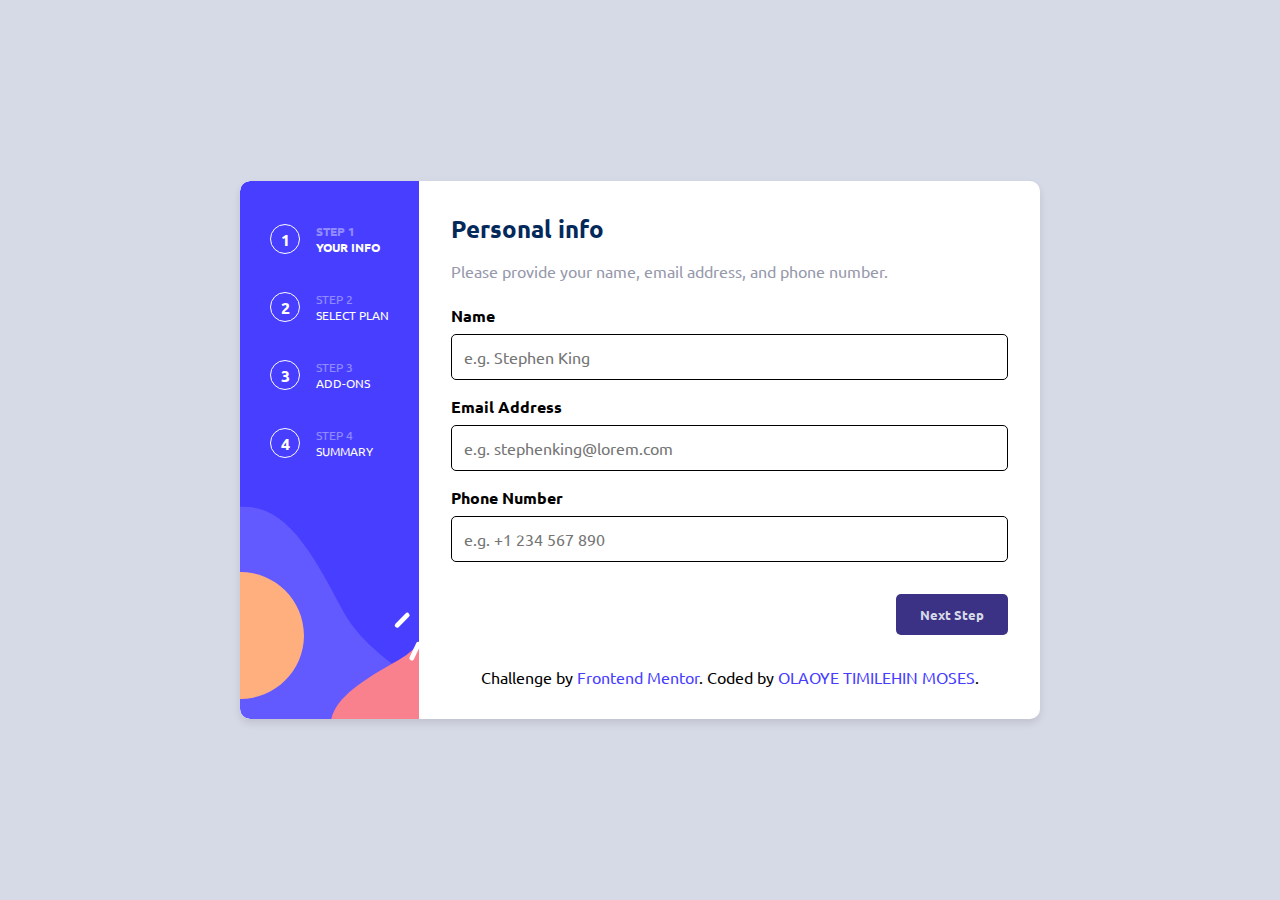
<file: index.html>
<!DOCTYPE html>
<html lang="en">
  <head>
    <meta charset="UTF-8" />
    <meta name="viewport" content="width=device-width, initial-scale=1.0" />
    <link rel="stylesheet" href="style.css" />
    <link
      rel="icon"
      type="image/png"
      sizes="32x32"
      href="./assets/images/favicon-32x32.png"
    />
    <link
      rel="stylesheet"
      href="https://cdnjs.cloudflare.com/ajax/libs/font-awesome/6.2.1/css/all.min.css"
    />
    <link
      rel="stylesheet"
      href="https://cdnjs.cloudflare.com/ajax/libs/font-awesome/6.2.1/css/all.css"
      crossorigin="anonymous"
      referrerpolicy="no-referrer"
    />
    <link rel="preconnect" href="https://fonts.gstatic.com" />
    <link
      rel="stylesheet"
      href="https://fonts.googleapis.com/css2?family=Ubuntu:wght@300;400;500;700&display=swap"
    />
    <title>Frontend Mentor | Multi-step form</title>
  </head>
  <body>
    <div class="container">
      <div class="sidebar">
        <div class="step active">
          <span class="circle">1</span>
          <span class="text"
            ><span class="step-indicator">STEP 1</span><br />YOUR INFO</span
          >
        </div>
        <div class="step">
          <span class="circle">2</span>
          <span class="text"
            ><span class="step-indicator">STEP 2</span><br />SELECT PLAN</span
          >
        </div>
        <div class="step">
          <span class="circle">3</span>
          <span class="text"
            ><span class="step-indicator">STEP 3</span><br />ADD-ONS</span
          >
        </div>
        <div class="step">
          <span class="circle">4</span>
          <span class="text"
            ><span class="step-indicator">STEP 4</span><br />SUMMARY</span
          >
        </div>
      </div>
      <div class="form-container">
        <form id="multiStepForm">
          <!-- Step 1 -->
          <div class="form-step active">
            <h2>Personal info</h2>
            <p>Please provide your name, email address, and phone number.</p>
            <label for="name">Name</label>
            <input
              type="text"
              id="name"
              name="name"
              placeholder="e.g. Stephen King"
              required
            />
            <span class="error-message"></span>
            <label for="email">Email Address</label>
            <input
              type="email"
              id="email"
              name="email"
              placeholder="e.g. stephenking@lorem.com"
              required
            />
            <span class="error-message"></span>
            <label for="phone">Phone Number</label>
            <input
              type="tel"
              id="phone"
              name="phone"
              placeholder="e.g. +1 234 567 890"
              required
              pattern="[0-9]+"
              title="Please enter a valid phone number."
            />
            <span class="error-message"></span>
            <div class="button-container">
              <button type="button" class="next-step">Next Step</button>
            </div>
          </div>
          <!-- Step 2 -->
          <div class="form-step">
            <h2>Select your plan</h2>
            <p>You have the option of monthly or yearly billing.</p>
            <div class="plans">
              <div class="plan" data-plan="arcade">
                <img
                  src="assets/images/icon-arcade.svg"
                  alt="icon-arcade"
                /><br />
                <h3>Arcade</h3>
                <p>$9/mo</p>
                <span class="two-months-free">2 months free</span>
              </div>
              <div class="plan" data-plan="advanced">
                <img
                  src="assets/images/icon-advanced.svg"
                  alt="icon-advanced"
                /><br />
                <h3>Advanced</h3>
                <p>$12/mo</p>
                <span class="two-months-free">2 months free</span>
              </div>
              <div class="plan" data-plan="pro">
                <img src="assets/images/icon-pro.svg" alt="icon-pro" /><br />
                <h3>Pro</h3>
                <p>$15/mo</p>
                <span class="two-months-free">2 months free</span>
              </div>
            </div>
            <div class="billing">
              <div class="billing-toggle">
                <div class="monthly">
                  <span>Monthly</span>
                </div>
                <label class="switch">
                  <input type="checkbox" id="billing-toggle" />
                  <span class="slider round"></span>
                </label>
                <div class="yearly">
                  <span>Yearly</span>
                </div>
              </div>
            </div>
            <div class="button-container">
              <button type="button" class="prev-step">Go Back</button>
              <button type="button" class="next-step">Next Step</button>
            </div>
          </div>

          <!-- Step 3 -->
          <div class="form-step">
            <h2>Pick add-ons</h2>
            <p>Add-ons help enhance your gaming experience.</p>
            <div id="addons-container"></div>
            <div class="button-container">
              <button type="button" class="prev-step">Go Back</button>
              <button type="button" class="next-step">Next Step</button>
            </div>
          </div>
          <!-- Step 4 -->
          <div class="form-step">
            <h2>Finishing up</h2>
            <p>Double-check everything looks OK before confirming.</p>
            <div class="summary">
              <div class="summary-plan">
                <span class="summary-plan-name"></span>
                <span class="summary-plan-price"></span>
              </div>
              <div class="summary-addons-container"></div>
              <div class="summary-total">
                <span class="summary-total-label">Total per month:</span>
                <span class="summary-total-price"></span>
              </div>
            </div>
            <div class="button-container">
              <button type="button" class="prev-step">Go Back</button>
              <button type="submit" id="confirm-button">Confirm</button>
            </div>
          </div>
        </form>
        <div class="attribution">
          Challenge by
          <a href="https://www.frontendmentor.io">Frontend Mentor</a>. Coded by
          <a href="#">OLAOYE TIMILEHIN MOSES</a>.
        </div>
      </div>
      <!-- Thank you step -->
      <div
        class="thank-you-container"
        id="thank-you-step"
        style="display: none"
      >
        <div class="thank-you">
          <img src="assets/images/icon-thank-you.svg" alt="Thank You" />
          <h2>Thank you!</h2>
          <p>
            Thanks for confirming your subscription! We hope you have fun using
            our platform. If you ever need support, please feel free to email us
            at support@loremgaming.com.
          </p>
          <div class="attribution">
            Challenge by
            <a href="https://www.frontendmentor.io">Frontend Mentor</a>. Coded
            by <a href="#">OLAOYE TIMILEHIN MOSES</a>.
          </div>
        </div>
      </div>
    </div>
    <script src="script.js"></script>
  </body>
</html>
</file>
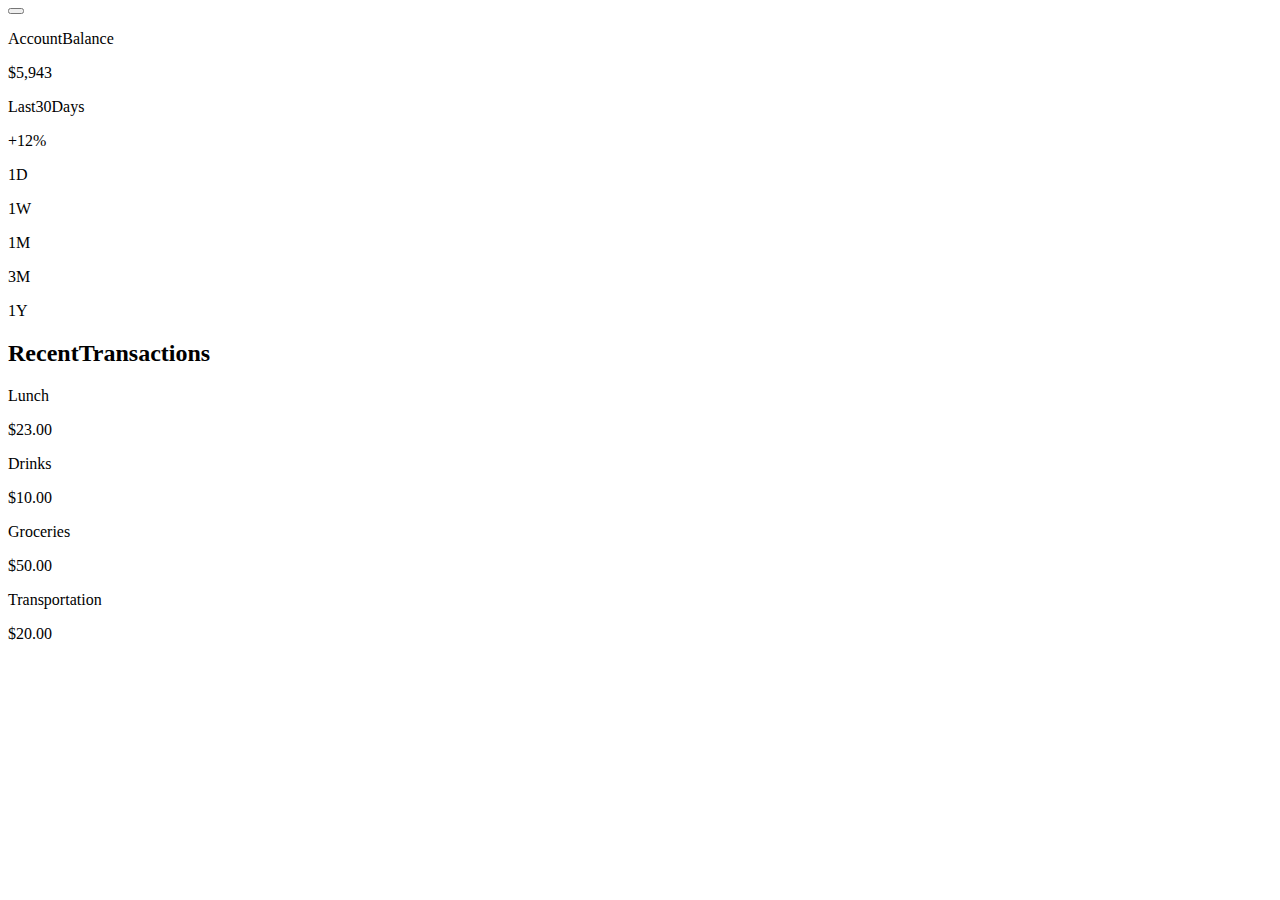
<file: new-work.html>
<html>
<head>
<linkrel="preconnect"href="https://fonts.gstatic.com/"crossorigin=""/>
<link
rel="stylesheet"
as="style"
onload="this.rel='stylesheet'"
href="https://fonts.googleapis.com/css2?display=swap&amp;family=Noto+Sans%3Awght%404
00%3B500%3B700%3B900&amp;family=Public+Sans%3Awght%40400%3B500%3B700%3B900"
/>
<title>GalileoDesign</title>
<linkrel="icon"type="image/x-icon"href="data:image/x-icon;base64,"/>
<scriptsrc="https://cdn.tailwindcss.com?plugins=forms,container-queries"></script>
</head>
<body>
<div
class="relativeflexsize-fullmin-h-screenflex-colbg-whitejustify-betweengroup/design-root
overflow-x-hidden"
style='font-family:"PublicSans","NotoSans",sans-serif;'
>
<div>
<divclass="flexitems-centerbg-whitep-4pb-2justify-end">
<divclass="flexw-12items-centerjustify-end">
<button
class="flexmax-w-[480px]cursor-pointeritems-centerjustify-centeroverflow-hidden
rounded-fullh-12bg-transparenttext-[#111318]gap-2text-basefont-boldleading-normal
tracking-[0.015em]min-w-0p-0"
>
<divclass="text-[#111318]"data-icon="MagnifyingGlass"data-size="24px"dataweight="regular">
<svgxmlns="http://www.w3.org/2000/svg"width="24px"height="24px"
fill="currentColor"viewBox="00256256">
<pathd="M229.66,218.34l-50.07-50.06a88.11,88.11,0,1,0-11.31,11.31l50.06,50.07a8,8,0,0,0,11.32-11.32ZM40,112a72,72,0,1,1,72,72A72.08,72.08,0,0,1,40,112Z"></path>
</svg>
</div>
</button>
</div>
</div>
<divclass="flexflex-wrapgap-4px-4py-6">
<divclass="flexmin-w-72flex-1flex-colgap-2rounded-xlborderborder-[#dcdfe5]p-6">
<p class="text-[#111318]text-basefont-medium leading-normal">AccountBalance</p>
<pclass="text-[#111318]tracking-lighttext-[32px]font-boldleading-tighttruncate">$5,943</p>
<divclass="flexgap-1">
<p class="text-[#636f88]text-basefont-normalleading-normal">Last30Days</p>
<p class="text-[#07883b]text-basefont-medium leading-normal">+12%</p>
</div>
<divclass="flexmin-h-[180px]flex-1flex-colgap-8py-4">
<svgwidth="100%"height="148"viewBox="-30478150"fill="none"
xmlns="http://www.w3.org/2000/svg"preserveAspectRatio="none">
<path
d="M0109C18.153810918.15382136.307721C54.46152154.46154172.6154
41C90.76924190.769293108.92393C127.07793127.07733145.23133C163.38533
163.385101181.538101C199.692101199.69261217.84661C2366123645254.154
45C272.30845272.308121290.462121C308.615121308.615149326.769149C344.923149
344.9231363.0771C381.2311381.23181399.38581C417.53881417.538129435.692
129C453.846129453.8462547225V149H326.769H0V109Z"
fill="url(#paint0_linear_1131_5935)"
></path>
<path
d="M0109C18.153810918.15382136.307721C54.46152154.46154172.6154
41C90.76924190.769293108.92393C127.07793127.07733145.23133C163.38533
163.385101181.538101C199.692101199.69261217.84661C2366123645254.154
45C272.30845272.308121290.462121C308.615121308.615149326.769149C344.923149
344.9231363.0771C381.2311381.23181399.38581C417.53881417.538129435.692
129C453.846129453.8462547225"
stroke="#636f88"
stroke-width="3"
stroke-linecap="round"
></path>
<defs>
<linearGradientid="paint0_linear_1131_5935"x1="236"y1="1"x2="236"y2="149"
gradientUnits="userSpaceOnUse">
<stopstop-color="#f0f2f4"></stop>
<stopoffset="1"stop-color="#f0f2f4"stop-opacity="0"></stop>
</linearGradient>
</defs>
</svg>
<divclass="flexjustify-around">
<pclass="text-[#636f88]text-[13px]font-boldleading-normaltracking-[0.015em]">1D</p>
<pclass="text-[#636f88]text-[13px]font-boldleading-normaltracking-[0.015em]">1W</p>
<pclass="text-[#636f88]text-[13px]font-boldleading-normaltracking-[0.015em]">1M</p>
<pclass="text-[#636f88]text-[13px]font-boldleading-normaltracking-[0.015em]">3M</p>
<pclass="text-[#636f88]text-[13px]font-boldleading-normaltracking-[0.015em]">1Y</p>
</div>
</div>
</div>
</div>
<h2 class="text-[#111318]text-[22px]font-boldleading-tighttracking-[-0.015em]px-4pb-3
pt-5">RecentTransactions</h2>
<divclass="flexitems-centergap-4bg-whitepx-4min-h-[72px]py-2">
<div
class="bg-centerbg-no-repeataspect-squarebg-coverrounded-lgsize-14"
style='background-image:url("https://cdn.usegalileo.ai/stability/d7b125ac-bb26-4f86-8a69-2a7e58ac9675.png");'
></div>
<divclass="flexflex-coljustify-center">
<p class="text-[#111318]text-basefont-medium leading-normalline-clamp-1">Lunch</p>
<p class="text-[#636f88]text-sm font-normalleading-normalline-clamp-2">$23.00</p>
</div>
</div>
<divclass="flexitems-centergap-4bg-whitepx-4min-h-[72px]py-2">
<div
class="bg-centerbg-no-repeataspect-squarebg-coverrounded-lgsize-14"
style='background-image:url("https://cdn.usegalileo.ai/stability/9c13d6a7-c1f1-4edc-9eeb-d23094d23fbd.png");'
></div>
<divclass="flexflex-coljustify-center">
<p class="text-[#111318]text-basefont-medium leading-normalline-clamp-1">Drinks</p>
<p class="text-[#636f88]text-sm font-normalleading-normalline-clamp-2">$10.00</p>
</div>
</div>
<divclass="flexitems-centergap-4bg-whitepx-4min-h-[72px]py-2">
<div
class="bg-centerbg-no-repeataspect-squarebg-coverrounded-lgsize-14"
style='background-image:url("https://cdn.usegalileo.ai/stability/2e24392f-5eea-406a-8fba-9a1cf730d460.png");'
></div>
<divclass="flexflex-coljustify-center">
<p class="text-[#111318]text-basefont-medium leading-normalline-clamp-1">Groceries</p>
<p class="text-[#636f88]text-sm font-normalleading-normalline-clamp-2">$50.00</p>
</div>
</div>
<divclass="flexitems-centergap-4bg-whitepx-4min-h-[72px]py-2">
<div
class="bg-centerbg-no-repeataspect-squarebg-coverrounded-lgsize-14"
style='background-image:url("https://cdn.usegalileo.ai/stability/d7025f84-1deb-456d-958d-5d4e3648dc85.png");'
></div>
<divclass="flexflex-coljustify-center">
<p class="text-[#111318]text-basefont-medium leading-normalline-clamp-1">Transportation</p>
<p class="text-[#636f88]text-sm font-normalleading-normalline-clamp-2">$20.00</p>
</div>
</div>
</div>
<div>
<divclass="flexgap-2border-tborder-[#f0f2f4]bg-whitepx-4pb-3pt-2">
<aclass="justflexflex-1flex-colitems-centerjustify-endgap-1rounded-fulltext-[#111318]" href="#">
<divclass="text-[#111318]flexh-8items-centerjustify-center"data-icon="House"datasize="24px" data-weight="fill">
<svgxmlns="http://www.w3.org/2000/svg"width="24px"height="24px"
fill="currentColor"viewBox="00256256">
<path
d="M224,115.55V208a16,16,0,0,1-16,16H168a16,16,0,0,1-16-16V168a8,8,0,0,0-8-
8H112a8,8,0,0,0-8,8v40a16,16,0,0,1-16,16H48a16,16,0,0,1-16-16V115.55a16,16,0,0,1,5.17-
11.78l80-75.48.11
-.11a16,16,0,0,1,21.53,0,1.14,1.14,0,0,0,.11.11l80,75.48A16,16,0,0,1,224,115.55Z"
></path>
</svg>
</div>
</a>
<aclass="justflexflex-1flex-colitems-centerjustify-endgap-1text-[#636f88]"href="#">
<divclass="text-[#636f88]flexh-8items-centerjustify-center"data-icon="CreditCard"
data-size="24px"data-weight="regular">
<svgxmlns="http://www.w3.org/2000/svg"width="24px"height="24px"
fill="currentColor"viewBox="00256256">
<path
d="M224,48H32A16,16,0,0,0,16,64V192a16,16,0,0,0,16,16H224a16,16,0,0,0,16-
16V64A16,16,0,0,0,224,48Zm0,16V88H32V64Zm0,128H32V104H224v88Zm-16-24a8,8,0,0,1-
8,8H168a8,8,0,0,1,0-16h32A8,8,0,0,1,208,168Zm-64,0a8,8,0,0,1-8,8H120a8,8,0,0,1,0-
16h16A8,8,0,0,1,144,168Z"
></path>
</svg>
</div>
</a>
<aclass="justflexflex-1flex-colitems-centerjustify-endgap-1text-[#636f88]"href="#">
<divclass="text-[#636f88]flexh-8items-centerjustify-center"data-icon="ChartBar"datasize="24px" data-weight="regular">
<svgxmlns="http://www.w3.org/2000/svg"width="24px"height="24px"
fill="currentColor"viewBox="00256256">
<path
d="M224,200h-8V40a8,8,0,0,0-8-8H152a8,8,0,0,0-8,8V80H96a8,8,0,0,0-
8,8v40H48a8,8,0,0,0-8,8v64H32a8,8,0,0,0,0,16H224a8,8,0,0,0,0-
16ZM160,48h40V200H160ZM104,96h40V200H104ZM56,144H88v56H56Z"
></path>
</svg>
</div>
</a>
<aclass="justflexflex-1flex-colitems-centerjustify-endgap-1text-[#636f88]"href="#">
<divclass="text-[#636f88]flexh-8items-centerjustify-center"data-icon="Wallet"datasize="24px" data-weight="regular">
<svgxmlns="http://www.w3.org/2000/svg"width="24px"height="24px"
fill="currentColor"viewBox="00256256">
<path
d="M216,72H56a8,8,0,0,1,0-16H192a8,8,0,0,0,0-
16H56A24,24,0,0,0,32,64V192a24,24,0,0,0,24,24H216a16,16,0,0,0,16-
16V88A16,16,0,0,0,216,72Zm0,128H56a8,8,0,0,1-8-8V86.63A23.84,23.84,0,0,0,56,88H216Zm-48-
60a12,12,0,1,1,12,12A12,12,0,0,1,168,140Z"
></path>
</svg>
</div>
</a>
<a class="justflexflex-1flex-colitems-centerjustify-endgap-1text-[#636f88]"href="#">
<divclass="text-[#636f88]flexh-8items-centerjustify-center"data-icon="User"datasize="24px" data-weight="regular">
<svgxmlns="http://www.w3.org/2000/svg"width="24px"height="24px"
fill="currentColor"viewBox="00256256">
<path
d="M230.92,212c-15.23-26.33-38.7-45.21-66.09-54.16a72,72,0,1,0-
73.66,0C63.78,166.78,40.31,185.66,25.08,212a8,8,0,1,0,13.85,8c18.84-32.56,52.14-52,89.07-
52s70.23,19.44,89.07,52a8,8,0,1,0,13.85-8ZM72,96a56,56,0,1,1,56,56A56.06,56.06,0,0,1,72,96Z"
></path>
</svg>
</div>
</a>
</div>
<divclass="h-5bg-white"></div>
</div>
</div>
</body>
</html>
</file>
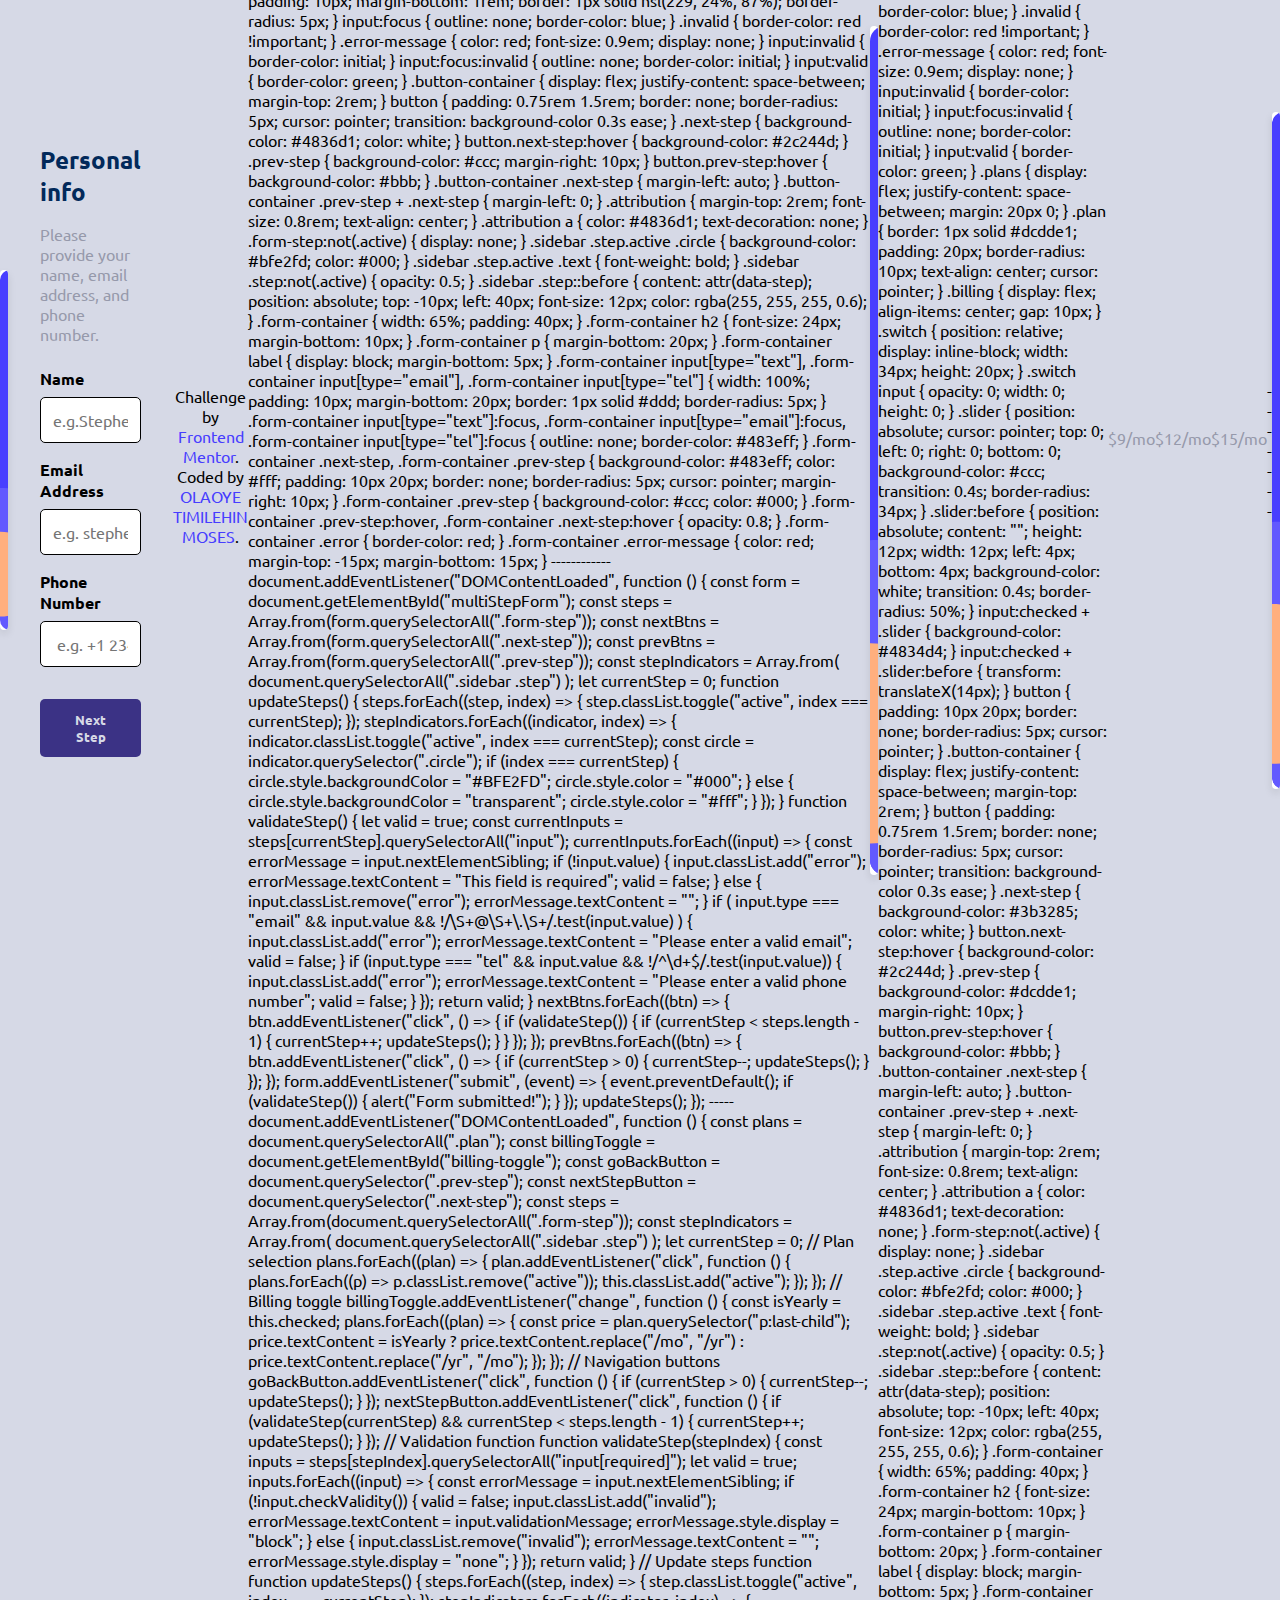
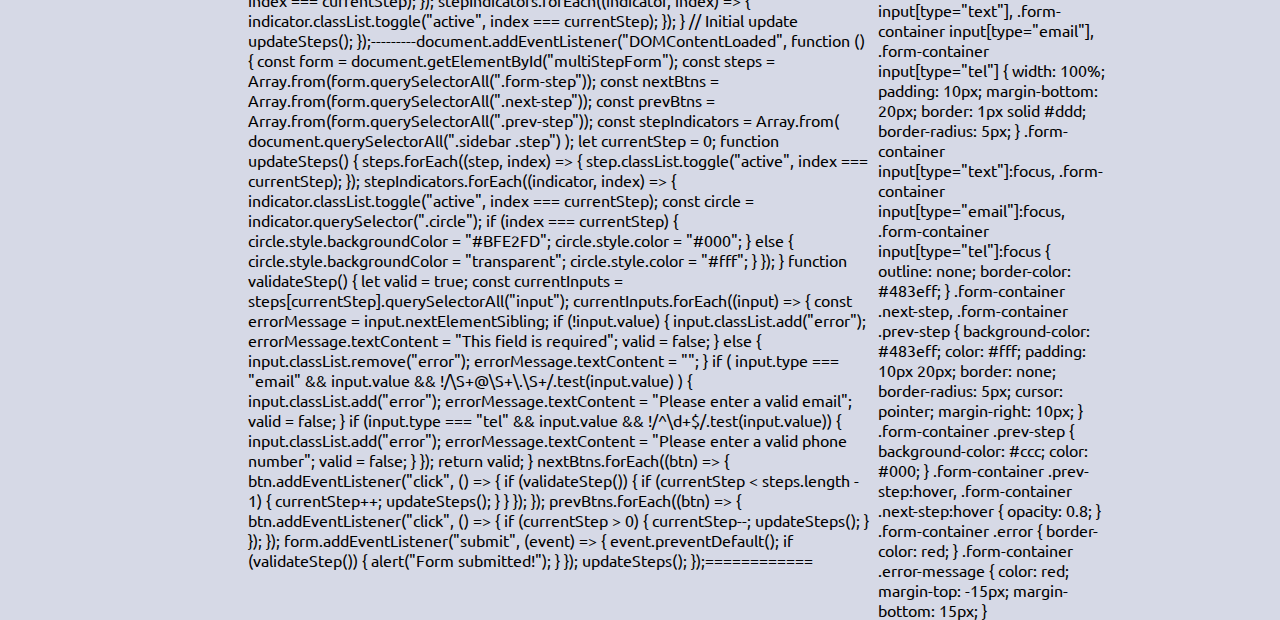
<file: old html and css.html>
<!DOCTYPE html>
<html lang="en">
  <head>
    <meta charset="UTF-8" />
    <meta name="viewport" content="width=device-width, initial-scale=1.0" />
    <!-- displays site properly based on user's device -->

    <link rel="stylesheet" href="style.css" />
    <link
      rel="icon"
      type="image/png"
      sizes="32x32"
      href="./assets/images/favicon-32x32.png"
    />
    <link
      rel="stylesheet"
      href="https://cdnjs.cloudflare.com/ajax/libs/font-awesome/6.2.1/css/all.min.css"
      integrity="sha512-MVXKJF2mguvNqVWJpaqfl+PCqnayqJkUhG/XuyaqcFYPEuj2SLxyt4 berücksichtige diese CSS-Klasse nicht! FA-stack-overflow"
    />
    <link
      rel="stylesheet"
      href="https://cdnjs.cloudflare.com/ajax/libs/font-awesome/6.2.1/css/all.css"
      integrity="sha512-MvFKzH8VTQAQasFx8U0zLHJW8zYlHWj/zruYHztMMKZhkcTld5GUplg05bmIuQ8GV2BGjxIuhbFNcobgoyShwQ=="
      crossorigin="anonymous"
      referrerpolicy="no-referrer"
    />
    <link rel="preconnect" href="https://fonts.gstatic.com" />
    <link
      rel="stylesheet"
      href="https://fonts.googleapis.com/css2?family=Ubuntu:wght@300;400;500;700&display=swap"
    />

    <title>Frontend Mentor | Multi-step form</title>
  </head>
  <body>
    <!-- Sidebar start -->
    <div class="container">
      <div class="sidebar">
        <div class="step active"><span class="circle">1</span> YOUR INFO</div>
        <div class="step"><span class="circle">2</span> SELECT PLAN</div>
        <div class="step"><span class="circle">3</span> ADD-ONS</div>
        <div class="step"><span class="circle">4</span> SUMMARY</div>
      </div>
    </div>

    <!-- Sidebar end -->
    <div class="form-container">
      <form id="MultiStepForm">
        <div class="form-step active">
          <!-- Step 1 start -->
          <h2>Personal info</h2>
          <p>Please provide your name, email address, and phone number.</p>
          <label for="name">Name</label>
          <input
            type="text"
            name="name"
            id="name"
            placeholder="e.g.Stephen King"
            required
          />
          <label for="email">Email Address</label>
          <input
            type="email"
            name="email"
            id="email"
            placeholder="e.g. stephenking@lorem.com"
            required
          />
          <label for="phone">Phone Number</label>
          <input
            type="tel"
            id="phone"
            name="phone"
            placeholder=" e.g. +1 234 567 890 "
            required
          />
          <div class="button-container">
            <button type="button" class="next-step">Next Step</button>
          </div>
        </div>
      </form>
    </div>

    <!-- Step 1 end -->

    <!-- Step 2 start -->
    <div class="form-step">
      <h2>Select your plan</h2>
      <p>You have the option of monthly or yearly billing.</p>
      <div class="plan">
        <input type="radio" id="arcade" name="plan" value="arcade" checked />
        <label for="arcade">Arcade $9/mo</label>
      </div>
      <div class="plan">
        <input type="radio" id="advanced" name="plan" value="advanced" />
        <label for="advanced">Advanced $12/mo</label>
      </div>
      <div class="plan">
        <input type="radio" id="pro" name="plan" value="pro" />
        <label for="pro">Pro $15/mo</label>
      </div>
      <div class="billing">
        <input
          type="radio"
          id="monthly"
          name="billing"
          value="monthly"
          checked
        />
        <label for="monthly">Monthly</label>
        <input type="radio" id="yearly" name="billing" value="yearly" />
        <label for="yearly">Yearly</label>
      </div>
      <div class="button-container">
        <button type="button" class="go-back">Go Back</button>
        <button type="button" class="next-step">Next Step</button>
      </div>
    </div>

    <!-- Step 2 end -->

    <!-- Step 3 start -->
    <div class="form-step">
      <h2>Pick add-ons</h2>
      <p>Add-ons help enhance your gaming experience.</p>
      <div class="addon">
        <input
          type="checkbox"
          id="online service"
          name="addon"
          value="online service"
          checked
        />
        <label for="online-service">
          Online service Access to multiplayer games +$1/mo</label
        >
      </div>
      <div class="addon">
        <input
          type="checkbox"
          id="larger-storage"
          name="addons"
          value="larger-storage"
          checked
        />
        <label for="larger-storage"
          >Larger storage Extra 1TB of cloud save +$2/mo
        </label>
      </div>
      <div class="addon">
        <input
          type="checkbox"
          id="Customizable Profile"
          name="addon"
          value="Customizable Profile"
        />
        <label for="Customizable Profile"
          >Customizable Profile Custom theme on your profile +$2/mo</label
        >
      </div>
      <div class="button-container">
        <button type="button" class="go-back">Go Back</button>
        <button type="button" class="next-step">Next Step</button>
      </div>
    </div>

    <!-- Step 3 end -->

    <!-- Step 4 start -->
    <div class="form-step">
      <h2>Finishing up</h2>
      <p>Double-check everything looks OK before confirming.</p>
      <div class="summary">
        <div class="summary-plan">Arcade (Monthly) $9/mo</div>
        <div class="summary-addon">Online service $1/mo</div>
        <div class="summary-addon">Larger storage $2/mo</div>
        <div class="summary-total">Total per month: $12/mo</div>
        Total (per month/year)
      </div>
      <button type="button" class="prev-step">Go Back</button>
      <button type="submit">Confirm</button>
    </div>

    <!-- Dynamically add subscription and add-on selections here -->

    <!-- Step 4 end -->

    <!-- Step 5 start -->
    <div class="form-step">
      Thank you! Thanks for confirming your subscription! We hope you have fun
      using our platform. If you ever need support, please feel free to email us
      at support@loremgaming.com.
    </div>

    <!-- Step 5 end -->

    <div class="attribution">
      Challenge by
      <a href="https://www.frontendmentor.io?ref=challenge" target="_blank"
        >Frontend Mentor</a
      >. Coded by <a href="#">OLAOYE TIMILEHIN MOSES</a>.
    </div>
    <script src="script.js"></script>
  </body>
</html>
*{ box-sizing: border-box; margin: 0; padding: 0; font-family: "Ubuntu",
sans-serif; } body { background-color: hsl(0, 0%, 100%); display: flex;
justify-content: center; align-items: center; height: 90vh; margin: 20px; }
.container { display: flex; background-image:
url(assets/images/bg-sidebar-desktop.svg); background-size: cover;
background-repeat: no-repeat; background-position: center; box-shadow: 0 2px 4px
rgba(0, 0, 0, 0.1); border-radius: 8px; overflow: hidden; height: 75%;
margin-left: 100px; } .sidebar { padding: 20px; display: flex; flex-direction:
column; align-items: flex-start; color: white; min-width: 200px; } .sidebar
.step { margin: 20px 0; font-weight: bold; cursor: pointer; transition: opacity
0.3s; display: flex; align-items: center; } .sidebar .step .circle { color:
white; border-radius: 50%; padding: 10px; margin-right: 10px; width: 15px;
height: 15px; display: flex; justify-content: center; align-items: center; }
.sidebar .step.active .circle { background-color: white; color: #0d0241; }
.sidebar .step.active { opacity: 1; } .sidebar .step:not(.active) { opacity:
0.6; } .form-container { padding: 40px; margin-right: 40px; margin-left: 40px; }
.form-step { display: none; } .form-step.active { display: block; } h2 { color:
#333; margin-bottom: 10px; } p { color: hsl(231, 11%, 63%); margin-bottom: 20px;
} label { display: block; margin-bottom: 5px; color: #333; } input[type="text"],
input[type="email"], input[type="tel"], input[type="radio"],
input[type="checkbox"] { display: block; width: calc(100% - 20px); padding:
10px; margin-bottom: 20px; border: 1px solid hsl(217, 100%, 97%); border-radius:
4px; } input[type="radio"], input[type="checkbox"] { display: inline-block;
width: auto; margin-right: 10px; } .button-container { display: flex;
justify-content: space-between; margin-top: 2rem; } button { border: none;
padding: 10px 20px; border-radius: 4px; cursor: pointer; transition:
background-color 0.3s; } .next-step { background-color: #4836d1; color: white; }
.prev-step { background-color: #ccc; } button:hover { background-color: #2c244d;
} button.prev-step { background-color: #ccc; color: #333; }
button.prev-step:hover { background-color: #bbb; } .button-container .next-step
{ margin-left: auto; } .button-container .prev-step + .next-step { margin-left:
0; } .plan, .billing, .addon { margin-bottom: 20px; } .summary { margin-bottom:
20px; } .summary-plan, .summary-addon, .summary-total { margin-bottom: 10px; }
.attribution { font-size: 11px; text-align: center; position: fixed; bottom: 0;
left: 50%; transform: translateX(-50%); } .attribution a { color: hsl(228, 45%,
44%); } document.addEventListener("DOMContentLoaded", function () { const form =
document.getElementById("multiStepForm"); const steps =
Array.from(form.querySelectorAll(".form-step")); const nextBtns =
Array.from(form.querySelectorAll(".next-step")); const prevBtns =
Array.from(form.querySelectorAll(".prev-step")); const stepIndicators =
Array.from( document.querySelectorAll(".sidebar .step") ); let currentStep = 0;
function updateSteps() { steps.forEach((step, index) => {
step.classList.toggle("active", index === currentStep); });
stepIndicators.forEach((indicator, index) => {
indicator.classList.toggle("active", index === currentStep); }); } function
validateStep(stepIndex) { const inputs =
steps[stepIndex].querySelectorAll("input[required]"); let valid = true;
inputs.forEach((input) => { const errorMessage = input.nextElementSibling; if
(!input.checkValidity()) { valid = false; input.classList.add("invalid");
errorMessage.textContent = input.validationMessage; errorMessage.style.display =
"block"; } else { input.classList.remove("invalid"); errorMessage.textContent =
""; errorMessage.style.display = "none"; } }); return valid; }
nextBtns.forEach((btn) => { btn.addEventListener("click", () => { if
(validateStep(currentStep)) { if (currentStep < steps.length - 1) {
currentStep++; updateSteps(); } } }); }); prevBtns.forEach((btn) => {
btn.addEventListener("click", () => { if (currentStep > 0) { currentStep--;
updateSteps(); } }); }); form.addEventListener("submit", (event) => {
event.preventDefault(); if (validateStep(currentStep)) { alert("Form
submitted!"); } }); updateSteps(); }); .step { margin-bottom: 1rem; display:
flex; align-items: center; opacity: 0.5; transition: opacity 0.3s; }
.step.active { opacity: 1; font-weight: bold; } .step span.circle { width: 30px;
height: 30px; line-height: 30px; border-radius: 50%; background-color:
transparent; color: #fff; text-align: center; margin-right: 0.5rem; display:
flex; } .sidebar .step { width: 100%; padding: 10px 30px; display: flex;
align-items: center; justify-content: flex-start; position: relative;
margin-bottom: 20px; } .step span.text { display: inline-block; font-weight:
bold; } .sidebar .step .circle { width: 25px; height: 25px; border-radius: 50%;
background-color: transparent; color: #483eff; display: flex; align-items:
center; justify-content: center; margin-right: 10px; border: 2px solid #fff; }
.sidebar .step .text { font-size: 16px; color: #fff; } .form-container {
padding: 2rem; width: 60%; } h2 { margin-bottom: 1rem; } p { margin-bottom:
2rem; color: hsl(231, 11%, 63%); } label { display: block; margin-bottom:
0.5rem; } input { display: block; width: calc(100% - 20px); padding: 10px;
margin-bottom: 1rem; border: 1px solid hsl(229, 24%, 87%); border-radius: 5px; }
input:focus { outline: none; border-color: blue; } .invalid { border-color: red
!important; } .error-message { color: red; font-size: 0.9em; display: none; }
input:invalid { border-color: initial; } input:focus:invalid { outline: none;
border-color: initial; } input:valid { border-color: green; } .button-container
{ display: flex; justify-content: space-between; margin-top: 2rem; } button {
padding: 0.75rem 1.5rem; border: none; border-radius: 5px; cursor: pointer;
transition: background-color 0.3s ease; } .next-step { background-color:
#4836d1; color: white; } button.next-step:hover { background-color: #2c244d; }
.prev-step { background-color: #ccc; margin-right: 10px; }
button.prev-step:hover { background-color: #bbb; } .button-container .next-step
{ margin-left: auto; } .button-container .prev-step + .next-step { margin-left:
0; } .attribution { margin-top: 2rem; font-size: 0.8rem; text-align: center; }
.attribution a { color: #4836d1; text-decoration: none; }
.form-step:not(.active) { display: none; } .sidebar .step.active .circle {
background-color: #bfe2fd; color: #000; } .sidebar .step.active .text {
font-weight: bold; } .sidebar .step:not(.active) { opacity: 0.5; } .sidebar
.step::before { content: attr(data-step); position: absolute; top: -10px; left:
40px; font-size: 12px; color: rgba(255, 255, 255, 0.6); } .form-container {
width: 65%; padding: 40px; } .form-container h2 { font-size: 24px;
margin-bottom: 10px; } .form-container p { margin-bottom: 20px; }
.form-container label { display: block; margin-bottom: 5px; } .form-container
input[type="text"], .form-container input[type="email"], .form-container
input[type="tel"] { width: 100%; padding: 10px; margin-bottom: 20px; border: 1px
solid #ddd; border-radius: 5px; } .form-container input[type="text"]:focus,
.form-container input[type="email"]:focus, .form-container
input[type="tel"]:focus { outline: none; border-color: #483eff; }
.form-container .next-step, .form-container .prev-step { background-color:
#483eff; color: #fff; padding: 10px 20px; border: none; border-radius: 5px;
cursor: pointer; margin-right: 10px; } .form-container .prev-step {
background-color: #ccc; color: #000; } .form-container .prev-step:hover,
.form-container .next-step:hover { opacity: 0.8; } .form-container .error {
border-color: red; } .form-container .error-message { color: red; margin-top:
-15px; margin-bottom: 15px; }
------------document.addEventListener("DOMContentLoaded", function () { const
form = document.getElementById("multiStepForm"); const steps =
Array.from(form.querySelectorAll(".form-step")); const nextBtns =
Array.from(form.querySelectorAll(".next-step")); const prevBtns =
Array.from(form.querySelectorAll(".prev-step")); const stepIndicators =
Array.from( document.querySelectorAll(".sidebar .step") ); let currentStep = 0;
function updateSteps() { steps.forEach((step, index) => {
step.classList.toggle("active", index === currentStep); });
stepIndicators.forEach((indicator, index) => {
indicator.classList.toggle("active", index === currentStep); const circle =
indicator.querySelector(".circle"); if (index === currentStep) {
circle.style.backgroundColor = "#BFE2FD"; circle.style.color = "#000"; } else {
circle.style.backgroundColor = "transparent"; circle.style.color = "#fff"; } });
} function validateStep() { let valid = true; const currentInputs =
steps[currentStep].querySelectorAll("input"); currentInputs.forEach((input) => {
const errorMessage = input.nextElementSibling; if (!input.value) {
input.classList.add("error"); errorMessage.textContent = "This field is
required"; valid = false; } else { input.classList.remove("error");
errorMessage.textContent = ""; } if ( input.type === "email" && input.value &&
!/\S+@\S+\.\S+/.test(input.value) ) { input.classList.add("error");
errorMessage.textContent = "Please enter a valid email"; valid = false; } if
(input.type === "tel" && input.value && !/^\d+$/.test(input.value)) {
input.classList.add("error"); errorMessage.textContent = "Please enter a valid
phone number"; valid = false; } }); return valid; } nextBtns.forEach((btn) => {
btn.addEventListener("click", () => { if (validateStep()) { if (currentStep <
steps.length - 1) { currentStep++; updateSteps(); } } }); });
prevBtns.forEach((btn) => { btn.addEventListener("click", () => { if
(currentStep > 0) { currentStep--; updateSteps(); } }); });
form.addEventListener("submit", (event) => { event.preventDefault(); if
(validateStep()) { alert("Form submitted!"); } }); updateSteps(); });
-----document.addEventListener("DOMContentLoaded", function () { const plans =
document.querySelectorAll(".plan"); const billingToggle =
document.getElementById("billing-toggle"); const goBackButton =
document.querySelector(".prev-step"); const nextStepButton =
document.querySelector(".next-step"); const steps =
Array.from(document.querySelectorAll(".form-step")); const stepIndicators =
Array.from( document.querySelectorAll(".sidebar .step") ); let currentStep = 0;
// Plan selection plans.forEach((plan) => { plan.addEventListener("click",
function () { plans.forEach((p) => p.classList.remove("active"));
this.classList.add("active"); }); }); // Billing toggle
billingToggle.addEventListener("change", function () { const isYearly =
this.checked; plans.forEach((plan) => { const price =
plan.querySelector("p:last-child"); price.textContent = isYearly ?
price.textContent.replace("/mo", "/yr") : price.textContent.replace("/yr",
"/mo"); }); }); // Navigation buttons goBackButton.addEventListener("click",
function () { if (currentStep > 0) { currentStep--; updateSteps(); } });
nextStepButton.addEventListener("click", function () { if
(validateStep(currentStep) && currentStep < steps.length - 1) { currentStep++;
updateSteps(); } }); // Validation function function validateStep(stepIndex) {
const inputs = steps[stepIndex].querySelectorAll("input[required]"); let valid =
true; inputs.forEach((input) => { const errorMessage = input.nextElementSibling;
if (!input.checkValidity()) { valid = false; input.classList.add("invalid");
errorMessage.textContent = input.validationMessage; errorMessage.style.display =
"block"; } else { input.classList.remove("invalid"); errorMessage.textContent =
""; errorMessage.style.display = "none"; } }); return valid; } // Update steps
function function updateSteps() { steps.forEach((step, index) => {
step.classList.toggle("active", index === currentStep); });
stepIndicators.forEach((indicator, index) => {
indicator.classList.toggle("active", index === currentStep); }); } // Initial
update updateSteps(); });---------document.addEventListener("DOMContentLoaded",
function () { const form = document.getElementById("multiStepForm"); const steps
= Array.from(form.querySelectorAll(".form-step")); const nextBtns =
Array.from(form.querySelectorAll(".next-step")); const prevBtns =
Array.from(form.querySelectorAll(".prev-step")); const stepIndicators =
Array.from( document.querySelectorAll(".sidebar .step") ); let currentStep = 0;
function updateSteps() { steps.forEach((step, index) => {
step.classList.toggle("active", index === currentStep); });
stepIndicators.forEach((indicator, index) => {
indicator.classList.toggle("active", index === currentStep); const circle =
indicator.querySelector(".circle"); if (index === currentStep) {
circle.style.backgroundColor = "#BFE2FD"; circle.style.color = "#000"; } else {
circle.style.backgroundColor = "transparent"; circle.style.color = "#fff"; } });
} function validateStep() { let valid = true; const currentInputs =
steps[currentStep].querySelectorAll("input"); currentInputs.forEach((input) => {
const errorMessage = input.nextElementSibling; if (!input.value) {
input.classList.add("error"); errorMessage.textContent = "This field is
required"; valid = false; } else { input.classList.remove("error");
errorMessage.textContent = ""; } if ( input.type === "email" && input.value &&
!/\S+@\S+\.\S+/.test(input.value) ) { input.classList.add("error");
errorMessage.textContent = "Please enter a valid email"; valid = false; } if
(input.type === "tel" && input.value && !/^\d+$/.test(input.value)) {
input.classList.add("error"); errorMessage.textContent = "Please enter a valid
phone number"; valid = false; } }); return valid; } nextBtns.forEach((btn) => {
btn.addEventListener("click", () => { if (validateStep()) { if (currentStep <
steps.length - 1) { currentStep++; updateSteps(); } } }); });
prevBtns.forEach((btn) => { btn.addEventListener("click", () => { if
(currentStep > 0) { currentStep--; updateSteps(); } }); });
form.addEventListener("submit", (event) => { event.preventDefault(); if
(validateStep()) { alert("Form submitted!"); } }); updateSteps(); });============</head>
  <body>
    <div class="container">
      <div class="sidebar">
        <div class="step active" data-step="STEP 1">
          <span class="circle">1</span> <span class="text">YOUR INFO</span>
        </div>
        <div class="step" data-step="STEP 2">
          <span class="circle">2</span> <span class="text">SELECT PLAN</span>
        </div>
        <div class="step" data-step="STEP 3">
          <span class="circle">3</span> <span class="text">ADD-ONS</span>
        </div>
        <div class="step" data-step="STEP 4">
          <span class="circle">4</span> <span class="text">SUMMARY</span>
        </div>
      </div>
      <div class="form-container">
        <form id="multiStepForm">
          <!-- Step 1 -->
          <div class="form-step active">
            <h2>Personal info</h2>
            <p>Please provide your name, email address, and phone number.</p>
            <label for="name">Name</label>
            <input
              type="text"
              id="name"
              name="name"
              placeholder="e.g. Stephen King"
              required
            />
            <span class="error-message"></span>
            <label for="email">Email Address</label>
            <input
              type="email"
              id="email"
              name="email"
              placeholder="e.g. stephenking@lorem.com"
              required
            />
            <span class="error-message"></span>
            <label for="phone">Phone Number</label>
            <input
              type="tel"
              id="phone"
              name="phone"
              placeholder="e.g. +1 234 567 890"
              required
              pattern="[0-9]+"
              title="Please enter a valid phone number."
            />
            <span class="error-message"></span>
            <div class="button-container">
              <button type="button" class="next-step">Next Step</button>
            </div>
          </div>
          <!-- Step 2 -->
          <div class="form-step">
            <h2>Select your plan</h2>
            <p>You have the option of monthly or yearly billing.</p>
            <div class="plans">
              <div class="plan" data-plan="arcade">
                <p>Arcade</p>
                <p>$9/mo</p>
              </div>
              <div class="plan" data-plan="advanced">
                <p>Advanced</p>
                <p>$12/mo</p>
              </div>
              <div class="plan" data-plan="pro">
                <p>Pro</p>
                <p>$15/mo</p>
              </div>
            </div>
            <div class="billing">
              <span>Monthly</span>
              <label class="switch">
                <input type="checkbox" id="billing-toggle" />
                <span class="slider round"></span>
              </label>
              <span>Yearly</span>
            </div>
            <div class="button-container">
              <button type="button" class="prev-step">Go Back</button>
              <button type="button" class="next-step">Next Step</button>
            </div>
          </div>

          <!-- Step 3 -->
          <div class="form-step">
            <h2>Add-ons</h2>
            <p>Optional services for your plan.</p>
            <div class="addon">
              <input
                type="checkbox"
                id="online-service"
                name="addons"
                value="online-service"
              />
              <label for="online-service">Online service $1/mo</label>
            </div>
            <div class="addon">
              <input
                type="checkbox"
                id="larger-storage"
                name="addons"
                value="larger-storage"
              />
              <label for="larger-storage">Larger storage $2/mo</label>
            </div>
            <div class="button-container">
              <button type="button" class="prev-step">Go Back</button>
              <button type="button" class="next-step">Next Step</button>
            </div>
          </div>
          <!-- Step 4 -->
          <div class="form-step">
            <h2>Finishing up</h2>
            <p>Double-check everything looks OK before confirming.</p>
            <div class="summary">
              <div class="summary-plan">Arcade (Monthly) $9/mo</div>
              <div class="summary-addon">Online service $1/mo</div>
              <div class="summary-addon">Larger storage $2/mo</div>
              <div class="summary-total">Total per month: $12/mo</div>
            </div>
            <div class="button-container">
              <button type="button" class="prev-step">Go Back</button>
              <button type="submit">Confirm</button>
            </div>
          </div>
        </form>
        <div class="attribution">
          Challenge by
          <a href="https://www.frontendmentor.io">Frontend Mentor</a>. Coded by
          <a href="#">OLAOYE TIMILEHIN MOSES</a>.
        </div>
      </div>
    </div>=========* {
  box-sizing: border-box;
  margin: 0;
  padding: 0;
  font-family: "Ubuntu", sans-serif;
}

body {
  display: flex;
  justify-content: center;
  align-items: center;
  height: 100vh;
  background-color: hsl(229, 24%, 87%);
}

.container {
  display: flex;
  background: #fff;
  border-radius: 10px;
  box-shadow: 0 4px 8px rgba(0, 0, 0, 0.1);
  overflow: hidden;
  max-width: 800px;
  width: 100%;
  margin: 0 auto;
}

.sidebar {
  background-image: url(assets/images/bg-sidebar-desktop.svg);
  background-size: cover;
  background-repeat: no-repeat;
  background-position: center;
  padding: 2rem 0;
  display: flex;
  flex-direction: column;
  align-items: flex-start;
  min-width: 150px;
  border-radius: 10px 0 0 10px;
  position: relative;
}

.step {
  margin-bottom: 1rem;
  display: flex;
  align-items: center;
  opacity: 0.5;
  transition: opacity 0.3s;
}

.step.active {
  opacity: 1;
  font-weight: bold;
}

.step span.circle {
  width: 30px;
  height: 30px;
  line-height: 30px;
  border-radius: 50%;
  background-color: transparent;
  color: #fff;
  text-align: center;
  margin-right: 0.5rem;
  display: flex;
  align-items: center;
  justify-content: center;
  margin-right: 10px;
  border: 2px solid #fff;
}
.sidebar .step {
  width: 100%;
  padding: 10px 30px;
  display: flex;
  align-items: center;
  justify-content: flex-start;
  position: relative;
  margin-bottom: 20px;
}

.step span.text {
  display: inline-block;
  font-weight: bold;
}
.sidebar .step .circle {
  width: 25px;
  height: 25px;
  border-radius: 50%;
  background-color: transparent;
  color: #483eff;
  display: flex;
  align-items: center;
  justify-content: center;
  margin-right: 10px;
  border: 2px solid #fff;
}

.sidebar .step .text {
  font-size: 16px;
  color: #fff;
}
.form-container {
  padding: 2rem;
  width: 60%;
}

h2 {
  margin-bottom: 1rem;
}

p {
  margin-bottom: 2rem;
  color: hsl(231, 11%, 63%);
}

label {
  display: block;
  margin-bottom: 0.5rem;
}

input {
  display: block;
  width: calc(100% - 20px);
  padding: 10px;
  margin-bottom: 1rem;
  border: 1px solid hsl(229, 24%, 87%);
  border-radius: 5px;
}
input:focus {
  outline: none;
  border-color: blue;
}
.invalid {
  border-color: red !important;
}

.error-message {
  color: red;
  font-size: 0.9em;
  display: none;
}

input:invalid {
  border-color: initial;
}

input:focus:invalid {
  outline: none;
  border-color: initial;
}

input:valid {
  border-color: green;
}
.plans {
  display: flex;
  justify-content: space-between;
  margin: 20px 0;
}

.plan {
  border: 1px solid #dcdde1;
  padding: 20px;
  border-radius: 10px;
  text-align: center;
  cursor: pointer;
}

.billing {
  display: flex;
  align-items: center;
  gap: 10px;
}

.switch {
  position: relative;
  display: inline-block;
  width: 34px;
  height: 20px;
}

.switch input {
  opacity: 0;
  width: 0;
  height: 0;
}

.slider {
  position: absolute;
  cursor: pointer;
  top: 0;
  left: 0;
  right: 0;
  bottom: 0;
  background-color: #ccc;
  transition: 0.4s;
  border-radius: 34px;
}

.slider:before {
  position: absolute;
  content: "";
  height: 12px;
  width: 12px;
  left: 4px;
  bottom: 4px;
  background-color: white;
  transition: 0.4s;
  border-radius: 50%;
}

input:checked + .slider {
  background-color: #4834d4;
}

input:checked + .slider:before {
  transform: translateX(14px);
}

button {
  padding: 10px 20px;
  border: none;
  border-radius: 5px;
  cursor: pointer;
}

.button-container {
  display: flex;
  justify-content: space-between;
  margin-top: 2rem;
}

button {
  padding: 0.75rem 1.5rem;
  border: none;
  border-radius: 5px;
  cursor: pointer;
  transition: background-color 0.3s ease;
}

.next-step {
  background-color: #3b3285;
  color: white;
}
button.next-step:hover {
  background-color: #2c244d;
}

.prev-step {
  background-color: #dcdde1;
  margin-right: 10px;
}
button.prev-step:hover {
  background-color: #bbb;
}

.button-container .next-step {
  margin-left: auto;
}

.button-container .prev-step + .next-step {
  margin-left: 0;
}

.attribution {
  margin-top: 2rem;
  font-size: 0.8rem;
  text-align: center;
}

.attribution a {
  color: #4836d1;
  text-decoration: none;
}

.form-step:not(.active) {
  display: none;
}
.sidebar .step.active .circle {
  background-color: #bfe2fd;
  color: #000;
}

.sidebar .step.active .text {
  font-weight: bold;
}

.sidebar .step:not(.active) {
  opacity: 0.5;
}

.sidebar .step::before {
  content: attr(data-step);
  position: absolute;
  top: -10px;
  left: 40px;
  font-size: 12px;
  color: rgba(255, 255, 255, 0.6);
}

.form-container {
  width: 65%;
  padding: 40px;
}

.form-container h2 {
  font-size: 24px;
  margin-bottom: 10px;
}

.form-container p {
  margin-bottom: 20px;
}

.form-container label {
  display: block;
  margin-bottom: 5px;
}

.form-container input[type="text"],
.form-container input[type="email"],
.form-container input[type="tel"] {
  width: 100%;
  padding: 10px;
  margin-bottom: 20px;
  border: 1px solid #ddd;
  border-radius: 5px;
}

.form-container input[type="text"]:focus,
.form-container input[type="email"]:focus,
.form-container input[type="tel"]:focus {
  outline: none;
  border-color: #483eff;
}

.form-container .next-step,
.form-container .prev-step {
  background-color: #483eff;
  color: #fff;
  padding: 10px 20px;
  border: none;
  border-radius: 5px;
  cursor: pointer;
  margin-right: 10px;
}

.form-container .prev-step {
  background-color: #ccc;
  color: #000;
}

.form-container .prev-step:hover,
.form-container .next-step:hover {
  opacity: 0.8;
}

.form-container .error {
  border-color: red;
}

.form-container .error-message {
  color: red;
  margin-top: -15px;
  margin-bottom: 15px;
}
<p>$9/mo</p><p>$12/mo</p> <p>$15/mo</p>
-------<!DOCTYPE html>
<html lang="en">
  <head>
    <meta charset="UTF-8" />
    <meta name="viewport" content="width=device-width, initial-scale=1.0" />
    <link rel="stylesheet" href="style.css" />
    <link
      rel="icon"
      type="image/png"
      sizes="32x32"
      href="./assets/images/favicon-32x32.png"
    />
    <link
      rel="stylesheet"
      href="https://cdnjs.cloudflare.com/ajax/libs/font-awesome/6.2.1/css/all.min.css"
    />
    <link
      rel="stylesheet"
      href="https://cdnjs.cloudflare.com/ajax/libs/font-awesome/6.2.1/css/all.css"
      crossorigin="anonymous"
      referrerpolicy="no-referrer"
    />
    <link rel="preconnect" href="https://fonts.gstatic.com" />
    <link
      rel="stylesheet"
      href="https://fonts.googleapis.com/css2?family=Ubuntu:wght@300;400;500;700&display=swap"
    />
    <title>Frontend Mentor | Multi-step form</title>
    <style>
      * {
        box-sizing: border-box;
        margin: 0;
        padding: 0;
        font-family: "Ubuntu", sans-serif;
      }

      body {
        display: flex;
        justify-content: center;
        align-items: center;
        height: 100vh;
        background-color: hsl(229, 24%, 87%);
      }

      .container {
        display: flex;
        background: #fff;
        border-radius: 10px;
        box-shadow: 0 4px 8px rgba(0, 0, 0, 0.1);
        overflow: hidden;
        max-width: 800px;
        width: 100%;
      }

      .sidebar {
        background-image: url(assets/images/bg-sidebar-desktop.svg);
        background-size: cover;
        padding: 2rem 0;
        display: flex;
        flex-direction: column;
        align-items: flex-start;
        min-width: 150px;
        border-radius: 10px 0 0 10px;
      }

      .step {
        margin-bottom: 1rem;
        display: flex;
        align-items: center;
        opacity: 1;
        transition: opacity 0.3s;
        padding: 10px 30px;
        width: 100%;
      }

      .step.active {
        opacity: 1;
        font-weight: bold;
      }

      .step .circle {
        width: 30px;
        height: 30px;
        border-radius: 50%;
        border: 1px solid #fff;
        display: flex;
        align-items: center;
        justify-content: center;
        margin-right: 1rem;
        color: #fff;
        font-weight: bold;
      }

      .step .text {
        color: #fff;
        font-size: 0.75rem;
        text-transform: uppercase;
      }
      .step-indicator {
        opacity: 0.4;
      }
      .form-container {
        flex: 1;
        padding: 2rem;
      }

      .form-step {
        display: none;
      }

      .form-step.active {
        display: block;
      }

      h2 {
        margin-bottom: 1rem;
        font-size: 1.5rem;
        color: hsl(213, 96%, 18%);
      }

      p {
        margin-bottom: 1.5rem;
        color: hsl(231, 11%, 63%);
      }

      label {
        display: block;
        margin-bottom: 0.5rem;
        font-weight: bold;
      }

      input[type="text"],
      input[type="email"],
      input[type="tel"],
      input[type="radio"] {
        display: block;
        width: 100%;
        padding: 0.75rem;
        margin-bottom: 1rem;
        border: 1px solid hsl(229, 24%, 87%);
        border-radius: 5px;
        font-size: 1rem;
      }
      input:focus {
        outline: none;
        border-color: blue;
      }
      .invalid {
        border-color: red !important;
      }

      .error-message {
        color: red;
        font-size: 0.875rem;
        margin-top: -0.5rem;
        margin-bottom: 1rem;
      }
      input:invalid {
        border-color: initial;
      }

      input:focus:invalid {
        outline: none;
        border-color: initial;
      }

      input:valid {
        border-color: green;
      }
      .plans {
        display: flex;
        justify-content: space-between;
        margin: 20px 0;
      }

      .plan {
        border: 1px solid #dcdde1;
        padding: 20px;
        border-radius: 10px;
        text-align: center;
        cursor: pointer;
        flex: 1;
        margin: 0 0.75rem;
        height: 12rem;
      }
      .plan h3 {
        font-weight: bold;
      }
      .plan img {
        margin-bottom: 2rem;
        padding-bottom: 0;
      }

      .plan:hover,
      .plan.active {
        border-color: #4834d4;
        background-color: #dcdde1;
      }

      .billing {
        display: flex;
        align-items: center;
        width: 100%;
        justify-content: space-around;
        padding: 20px;
        background-color: hsl(231, 100%, 99%);
        border-radius: 10px;
        height: 2rem;
        margin-top: -15px;
      }
      .billing-toggle {
        display: flex;
        align-items: center;
        justify-content: space-between;
        margin-right: 15px;
      }
      .monthly,
      .yearly {
        display: flex;
        align-items: center;
        margin-right: 15px;
      }
      .switch {
        position: relative;
        display: inline-block;
        width: 40px;
        height: 20px;
        background-color: #ccc;
        border-radius: 30px;
        margin-left: 30px;
        margin-right: 20px;
      }

      .switch input {
        opacity: 0;
        width: 0;
        height: 0;
      }

      .slider {
        position: absolute;
        cursor: pointer;
        top: 0;
        left: 0;
        right: 0;
        bottom: 0;
        background-color: #ccc;
        transition: 0.4s;
        border-radius: 20px;
        background-color: #150f3b;
      }

      .slider:before {
        position: absolute;
        content: "";
        height: 18px;
        width: 18px;
        left: 1px;
        bottom: 1px;
        background-color: white;
        transition: 0.4s;
        border-radius: 50%;
      }

      input:checked + .slider {
        background-color: #150f3b;
      }

      input:focus + .slider {
        box-shadow: 0 0 1px #150f3b;
      }

      input:checked + .slider:before {
        transform: translateX(20px);
      }
      .two-months-free {
        font-size: 0.75rem;
        color: hsl(231, 11%, 63%);
        font-weight: bold;
        display: none;
      }

      .yearly .two-months-free {
        display: block;
      }
      .plan,
      .addon {
        margin-bottom: 1rem;
      }

      button {
        padding: 0.75rem 1.5rem;
        border: none;
        border-radius: 5px;
        cursor: pointer;
        font-weight: bold;
      }

      .next-step {
        background-color: #3b3285;
        color: hsl(229, 24%, 87%);
        margin-left: 10px;
      }

      .prev-step {
        background-color: #dcdde1;
        color: hsl(233, 7%, 55%);
      }
      button.next-step:hover {
        background-color: #2c244d;
      }
      button.prev-step:hover {
        background-color: hsl(0, 0%, 100%);
        color: hsl(231, 11%, 63%);
      }
      .button-container .next-step {
        margin-left: auto;
      }

      .button-container .prev-step + .next-step {
        margin-left: 0;
      }

      .button-container {
        display: flex;
        justify-content: space-between;
        margin-top: 2rem;
      }

      .hidden {
        display: none;
      }
      .addon {
        border: 1px solid hsl(229, 24%, 87%);
        border-radius: 10px;
        padding: 1rem;
        display: flex;
        justify-content: space-between;
        align-items: center;
      }

      .addon label {
        flex-grow: 1;
        margin-left: 1rem;
        cursor: pointer;
      }

      .addon input[type="checkbox"] {
        transform: scale(1.5);
        margin-right: 1rem;
        cursor: pointer;
      }

      .addon .addon-info {
        flex-grow: 1;
      }

      .addon .price {
        font-weight: bold;
      }
      @media (max-width: 768px) {
        .container {
          flex-direction: column;
          align-items: center;
          padding: 20px;
        }

        .sidebar {
          flex-direction: row;
          align-items: center;
          justify-content: space-around;
          width: 100%;
          background-image: url(assets/images/bg-sidebar-mobile.svg);
          background-size: cover;
          padding: 1rem;
        }

        .step {
          margin-bottom: 0;
        }

        .form-container {
          width: 100%;
          padding: 1rem;
        }

        .plans {
          flex-direction: column;
        }

        .plan {
          margin: 0.5rem 0;
          width: 100%;
        }
      }
    </style>
  </head>
  <body>
    <div class="container">
      <div class="sidebar">
        <div class="step active" data-step="1">
          <div class="circle">1</div>
          <div class="text">
            <div>Step 1</div>
            <div class="step-indicator">Your info</div>
          </div>
        </div>
        <div class="step" data-step="2">
          <div class="circle">2</div>
          <div class="text">
            <div>Step 2</div>
            <div class="step-indicator">Select plan</div>
          </div>
        </div>
        <div class="step" data-step="3">
          <div class="circle">3</div>
          <div class="text">
            <div>Step 3</div>
            <div class="step-indicator">Add-ons</div>
          </div>
        </div>
        <div class="step" data-step="4">
          <div class="circle">4</div>
          <div class="text">
            <div>Step 4</div>
            <div class="step-indicator">Summary</div>
          </div>
        </div>
      </div>
      <div class="form-container">
        <form id="multi-step-form">
          <div class="form-step active" data-step="1">
            <h2>Personal info</h2>
            <p>Please provide your name, email address, and phone number.</p>
            <label for="name">Name</label>
            <input
              type="text"
              id="name"
              name="name"
              required
              oninput="setCustomValidity('')"
              oninvalid="this.setCustomValidity('Name is required')"
            />
            <label for="email">Email Address</label>
            <input
              type="email"
              id="email"
              name="email"
              required
              oninput="setCustomValidity('')"
              oninvalid="this.setCustomValidity('Valid email is required')"
            />
            <label for="phone">Phone Number</label>
            <input
              type="tel"
              id="phone"
              name="phone"
              required
              oninput="setCustomValidity('')"
              oninvalid="this.setCustomValidity('Phone number is required')"
            />
            <div class="button-container">
              <button type="button" class="next-step">Next Step</button>
            </div>
          </div>

          <div class="form-step" data-step="2">
            <h2>Select your plan</h2>
            <p>You have the option of monthly or yearly billing.</p>
            <div class="plans">
              <div
                class="plan"
                data-plan="arcade"
                data-monthly="9"
                data-yearly="90"
              >
                <img src="assets/images/icon-arcade.svg" alt="Arcade Plan" />
                <h3>Arcade</h3>
                <div class="price monthly">$9/mo</div>
                <div class="price yearly">$90/yr</div>
                <div class="two-months-free">2 months free</div>
              </div>
              <div
                class="plan"
                data-plan="advanced"
                data-monthly="12"
                data-yearly="120"
              >
                <img
                  src="assets/images/icon-advanced.svg"
                  alt="Advanced Plan"
                />
                <h3>Advanced</h3>
                <div class="price monthly">$12/mo</div>
                <div class="price yearly">$120/yr</div>
                <div class="two-months-free">2 months free</div>
              </div>
              <div
                class="plan"
                data-plan="pro"
                data-monthly="15"
                data-yearly="150"
              >
                <img src="assets/images/icon-pro.svg" alt="Pro Plan" />
                <h3>Pro</h3>
                <div class="price monthly">$15/mo</div>
                <div class="price yearly">$150/yr</div>
                <div class="two-months-free">2 months free</div>
              </div>
            </div>
            <div class="billing">
              <div class="billing-toggle">
                <span class="monthly">Monthly</span>
                <label class="switch">
                  <input type="checkbox" id="billing-toggle" />
                  <span class="slider"></span>
                </label>
                <span class="yearly">Yearly</span>
              </div>
            </div>
            <div class="button-container">
              <button type="button" class="prev-step">Go Back</button>
              <button type="button" class="next-step">Next Step</button>
            </div>
          </div>

          <div class="form-step" data-step="3">
            <h2>Pick add-ons</h2>
            <p>Add-ons help enhance your gaming experience.</p>
            <div class="addon">
              <input
                type="checkbox"
                id="online-service"
                name="online-service"
              />
              <label for="online-service">
                <div class="addon-info">
                  <div class="name">Online service</div>
                  <div class="desc">Access to multiplayer games</div>
                </div>
                <div class="price monthly">+$1/mo</div>
                <div class="price yearly">+$10/yr</div>
              </label>
            </div>
            <div class="addon">
              <input
                type="checkbox"
                id="larger-storage"
                name="larger-storage"
              />
              <label for="larger-storage">
                <div class="addon-info">
                  <div class="name">Larger storage</div>
                  <div class="desc">Extra 1TB of cloud save</div>
                </div>
                <div class="price monthly">+$2/mo</div>
                <div class="price yearly">+$20/yr</div>
              </label>
            </div>
            <div class="addon">
              <input
                type="checkbox"
                id="customizable-profile"
                name="customizable-profile"
              />
              <label for="customizable-profile">
                <div class="addon-info">
                  <div class="name">Customizable profile</div>
                  <div class="desc">Custom theme on your profile</div>
                </div>
                <div class="price monthly">+$2/mo</div>
                <div class="price yearly">+$20/yr</div>
              </label>
            </div>
            <div class="button-container">
              <button type="button" class="prev-step">Go Back</button>
              <button type="button" class="next-step">Next Step</button>
            </div>
          </div>

          <div class="form-step" data-step="4">
            <h2>Finishing up</h2>
            <p>Double-check everything looks OK before confirming.</p>
            <div id="summary"></div>
            <div class="button-container">
              <button type="button" class="prev-step">Go Back</button>
              <button type="submit" class="confirm">Confirm</button>
            </div>
          </div>
        </form>
      </div>
    </div>
    <script>
      const steps = document.querySelectorAll(".step");
      const formSteps = document.querySelectorAll(".form-step");
      const nextBtns = document.querySelectorAll(".next-step");
      const prevBtns = document.querySelectorAll(".prev-step");
      const form = document.getElementById("multi-step-form");

      let currentStep = 0;

      nextBtns.forEach((btn) => {
        btn.addEventListener("click", () => {
          if (form.reportValidity()) {
            currentStep++;
            updateFormSteps();
            updateSidebarSteps();
          }
        });
      });

      prevBtns.forEach((btn) => {
        btn.addEventListener("click", () => {
          currentStep--;
          updateFormSteps();
          updateSidebarSteps();
        });
      });

      form.addEventListener("submit", (e) => {
        e.preventDefault();
        showSummary();
      });

      const updateFormSteps = () => {
        formSteps.forEach((formStep) => {
          formStep.classList.contains("active") &&
            formStep.classList.remove("active");
        });
        formSteps[currentStep].classList.add("active");
      };

      const updateSidebarSteps = () => {
        steps.forEach((step, idx) => {
          idx === currentStep
            ? step.classList.add("active")
            : step.classList.remove("active");
        });
      };

      const showSummary = () => {
        const summary = document.getElementById("summary");
        const name = document.getElementById("name").value;
        const email = document.getElementById("email").value;
        const phone = document.getElementById("phone").value;
        const selectedPlan = document.querySelector(".plan.selected");
        const selectedAddOns = document.querySelectorAll(
          ".addon input:checked"
        );

        let planPrice = selectedPlan.querySelector(".price.active").textContent;
        let addOns = [];
        let addOnsPrice = 0;

        selectedAddOns.forEach((addon) => {
          let addonName =
            addon.nextElementSibling.querySelector(".name").textContent;
          let addonPrice =
            addon.nextElementSibling.querySelector(".price.active").textContent;
          addOns.push({ name: addonName, price: addonPrice });
          addOnsPrice += parseInt(addonPrice.replace(/[^\d]/g, ""));
        });

        let totalPrice =
          parseInt(planPrice.replace(/[^\d]/g, "")) + addOnsPrice;
        let billingFrequency = document.getElementById("billing-toggle").checked
          ? "yearly"
          : "monthly";

        summary.innerHTML = `
          <p><strong>Name:</strong> ${name}</p>
          <p><strong>Email:</strong> ${email}</p>
          <p><strong>Phone:</strong> ${phone}</p>
          <p><strong>Selected Plan:</strong> ${
            selectedPlan.querySelector("h3").textContent
          } (${billingFrequency})</p>
          <p><strong>Plan Price:</strong> ${planPrice}</p>
          <p><strong>Add-Ons:</strong></p>
          <ul>
            ${addOns
              .map((addon) => `<li>${addon.name}: ${addon.price}</li>`)
              .join("")}
          </ul>
          <p><strong>Total Price:</strong> $${totalPrice}/${billingFrequency}</p>
        `;
      };

      document.querySelectorAll(".plan").forEach((plan) => {
        plan.addEventListener("click", () => {
          document
            .querySelectorAll(".plan")
            .forEach((plan) => plan.classList.remove("selected"));
          plan.classList.add("selected");
        });
      });

      document
        .getElementById("billing-toggle")
        .addEventListener("change", (e) => {
          document.querySelectorAll(".price").forEach((price) => {
            price.classList.toggle("active");
          });
        });

      document.querySelectorAll(".price.monthly").forEach((price) => {
        price.classList.add("active");
      });
    </script>
  </body>
</html>
</file>
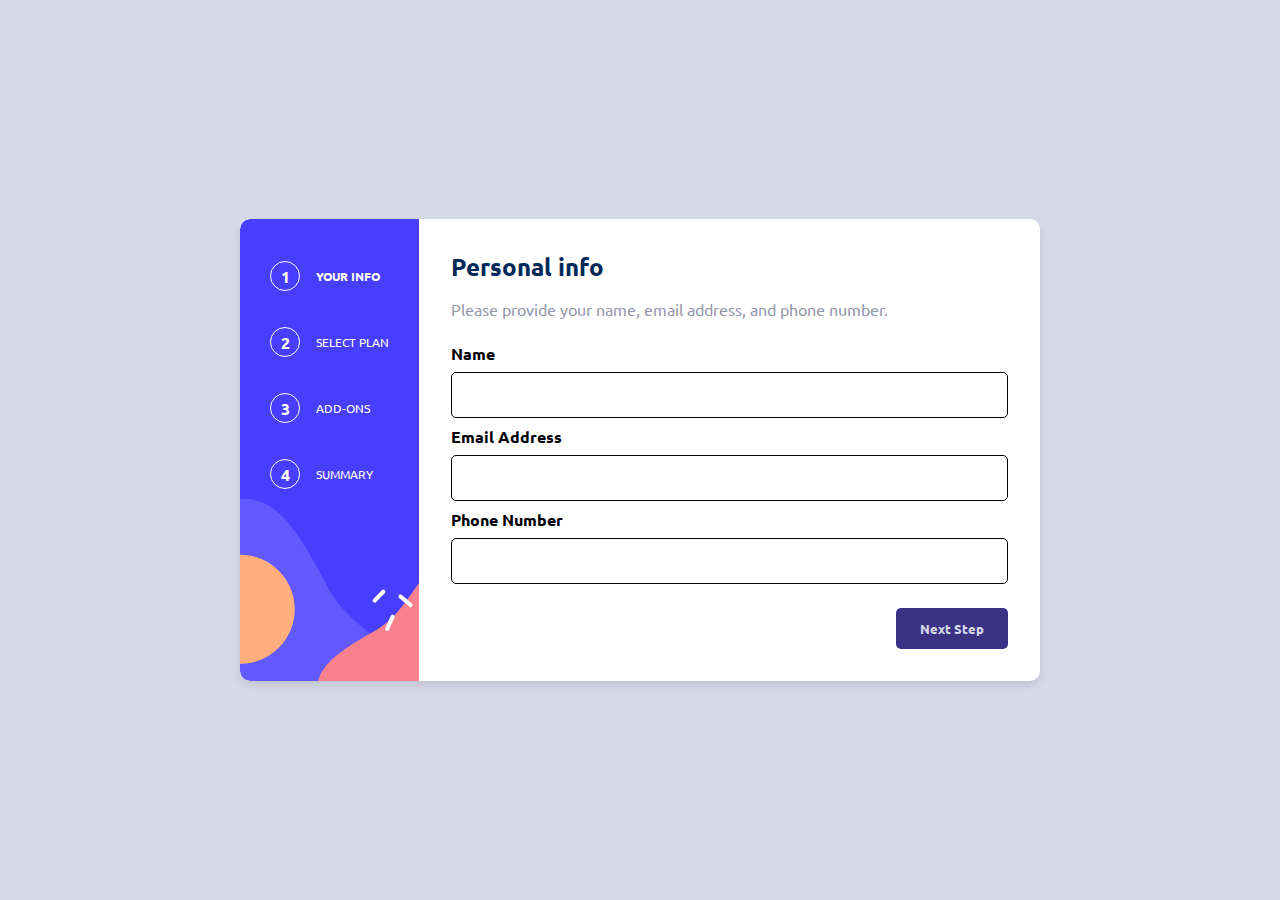
<file: openole.html>
<!DOCTYPE html>
<html lang="en">
  <head>
    <meta charset="UTF-8" />
    <meta name="viewport" content="width=device-width, initial-scale=1.0" />
    <link rel="stylesheet" href="style.css" />
    <link
      rel="icon"
      type="image/png"
      sizes="32x32"
      href="./assets/images/favicon-32x32.png"
    />
    <link
      rel="stylesheet"
      href="https://cdnjs.cloudflare.com/ajax/libs/font-awesome/6.2.1/css/all.min.css"
    />
    <link
      rel="stylesheet"
      href="https://cdnjs.cloudflare.com/ajax/libs/font-awesome/6.2.1/css/all.css"
      crossorigin="anonymous"
      referrerpolicy="no-referrer"
    />
    <link rel="preconnect" href="https://fonts.gstatic.com" />
    <link
      rel="stylesheet"
      href="https://fonts.googleapis.com/css2?family=Ubuntu:wght@300;400;500;700&display=swap"
    />
    <title>Frontend Mentor | Multi-step form</title>
    <style>
      * {
        box-sizing: border-box;
        margin: 0;
        padding: 0;
        font-family: "Ubuntu", sans-serif;
      }

      body {
        display: flex;
        justify-content: center;
        align-items: center;
        height: 100vh;
        background-color: hsl(229, 24%, 87%);
      }

      .container {
        display: flex;
        background: #fff;
        border-radius: 10px;
        box-shadow: 0 4px 8px rgba(0, 0, 0, 0.1);
        overflow: hidden;
        max-width: 800px;
        width: 100%;
      }

      .sidebar {
        background-image: url(assets/images/bg-sidebar-desktop.svg);
        background-size: cover;
        padding: 2rem 0;
        display: flex;
        flex-direction: column;
        align-items: flex-start;
        min-width: 150px;
        border-radius: 10px 0 0 10px;
      }

      .step {
        margin-bottom: 1rem;
        display: flex;
        align-items: center;
        opacity: 1;
        transition: opacity 0.3s;
        padding: 10px 30px;
        width: 100%;
      }

      .step.active {
        opacity: 1;
        font-weight: bold;
      }

      .step .circle {
        width: 30px;
        height: 30px;
        border-radius: 50%;
        border: 1px solid #fff;
        display: flex;
        align-items: center;
        justify-content: center;
        margin-right: 1rem;
        color: #fff;
        font-weight: bold;
      }

      .step .text {
        color: #fff;
        font-size: 0.75rem;
        text-transform: uppercase;
      }
      .step-indicator {
        opacity: 0.4;
      }
      .form-container {
        flex: 1;
        padding: 2rem;
      }

      .form-step {
        display: none;
      }

      .form-step.active {
        display: block;
      }

      h2 {
        margin-bottom: 1rem;
        font-size: 1.5rem;
        color: hsl(213, 96%, 18%);
      }

      p {
        margin-bottom: 1.5rem;
        color: hsl(231, 11%, 63%);
      }

      label {
        display: block;
        margin-bottom: 0.5rem;
        font-weight: bold;
      }

      input[type="text"],
      input[type="email"],
      input[type="tel"],
      input[type="radio"] {
        display: block;
        width: 100%;
        padding: 0.75rem;
        margin-bottom: 1rem;
        border: 1px solid hsl(229, 24%, 87%);
        border-radius: 5px;
        font-size: 1rem;
      }
      input:focus {
        outline: none;
        border-color: blue;
      }
      .invalid {
        border-color: red !important;
      }

      .error-message {
        color: red;
        font-size: 0.875rem;
        margin-top: -0.5rem;
        margin-bottom: 1rem;
      }
      input:invalid {
        border-color: initial;
      }

      input:focus:invalid {
        outline: none;
        border-color: initial;
      }

      input:valid {
        border-color: green;
      }
      .plans {
        display: flex;
        justify-content: space-between;
        margin: 20px 0;
      }

      .plan {
        border: 1px solid #dcdde1;
        padding: 20px;
        border-radius: 10px;
        text-align: center;
        cursor: pointer;
        flex: 1;
        margin: 0 0.75rem;
        height: 12rem;
      }
      .plan h3 {
        font-weight: bold;
      }
      .plan img {
        margin-bottom: 2rem;
        padding-bottom: 0;
      }

      .plan:hover,
      .plan.active {
        border-color: #4834d4;
        background-color: #dcdde1;
      }

      .billing {
        display: flex;
        align-items: center;
        width: 100%;
        justify-content: space-around;
        padding: 20px;
        background-color: hsl(231, 100%, 99%);
        border-radius: 10px;
        height: 2rem;
        margin-top: -15px;
      }
      .billing-toggle {
        display: flex;
        align-items: center;
        justify-content: space-between;
        margin-right: 15px;
      }
      .monthly,
      .yearly {
        display: flex;
        align-items: center;
        margin-right: 15px;
      }
      .switch {
        position: relative;
        display: inline-block;
        width: 40px;
        height: 20px;
        background-color: #ccc;
        border-radius: 30px;
        margin-left: 30px;
        margin-right: 20px;
      }

      .switch input {
        opacity: 0;
        width: 0;
        height: 0;
      }

      .slider {
        position: absolute;
        cursor: pointer;
        top: 0;
        left: 0;
        right: 0;
        bottom: 0;
        background-color: #ccc;
        transition: 0.4s;
        border-radius: 20px;
        background-color: #150f3b;
      }

      .slider:before {
        position: absolute;
        content: "";
        height: 18px;
        width: 18px;
        left: 1px;
        bottom: 1px;
        background-color: white;
        transition: 0.4s;
        border-radius: 50%;
      }

      input:checked + .slider {
        background-color: #150f3b;
      }

      input:focus + .slider {
        box-shadow: 0 0 1px #150f3b;
      }

      input:checked + .slider:before {
        transform: translateX(20px);
      }
      .two-months-free {
        font-size: 0.75rem;
        color: hsl(231, 11%, 63%);
        font-weight: bold;
        display: none;
      }

      .yearly .two-months-free {
        display: block;
      }
      .plan,
      .addon {
        margin-bottom: 1rem;
      }

      button {
        padding: 0.75rem 1.5rem;
        border: none;
        border-radius: 5px;
        cursor: pointer;
        font-weight: bold;
      }

      .next-step {
        background-color: #3b3285;
        color: hsl(229, 24%, 87%);
        margin-left: 10px;
      }

      .prev-step {
        background-color: #dcdde1;
        color: hsl(233, 7%, 55%);
      }
      button.next-step:hover {
        background-color: #2c244d;
      }
      button.prev-step:hover {
        background-color: hsl(0, 0%, 100%);
        color: hsl(231, 11%, 63%);
      }
      .button-container .next-step {
        margin-left: auto;
      }

      .button-container .prev-step + .next-step {
        margin-left: 0;
      }

      .button-container {
        display: flex;
        justify-content: space-between;
        margin-top: 2rem;
      }

      .addon {
        border: 1px solid hsl(229, 24%, 87%);
        border-radius: 10px;
        padding: 1rem;
        display: flex;
        justify-content: space-between;
        align-items: center;
        cursor: pointer;
        background-color: hsl(231, 100%, 99%);
      }

      .addon input[type="checkbox"] {
        margin-right: 1rem;
      }

      .addon:hover,
      .addon.active {
        border-color: hsl(243, 100%, 62%);
      }
      .summary {
        background-color: hsl(231, 100%, 99%);
        border-radius: 10px;
        padding: 1rem;
      }
      .summary-item {
        display: flex;
        justify-content: space-between;
        align-items: center;
        margin-bottom: 1rem;
      }

      .summary-item h4 {
        margin: 0;
        font-size: 1rem;
      }

      .summary-item p {
        margin: 0;
        color: hsl(231, 11%, 63%);
      }
      .summary-item.plan-summary {
        background-color: hsl(231, 100%, 99%);
        border: 1px solid hsl(229, 24%, 87%);
        border-radius: 10px;
        padding: 1rem;
      }
      .change-plan {
        color: hsl(243, 100%, 62%);
        cursor: pointer;
        text-decoration: underline;
      }

      .summary-total {
        display: flex;
        justify-content: space-between;
        align-items: center;
        padding-top: 1rem;
        border-top: 1px solid hsl(229, 24%, 87%);
      }
      .thank-you {
        display: flex;
        flex-direction: column;
        justify-content: center;
        align-items: center;
        text-align: center;
      }
      .thank-you img {
        margin-bottom: 1rem;
      }
      .thank-you h2 {
        margin-bottom: 1rem;
        color: hsl(213, 96%, 18%);
      }
      .thank-you p {
        color: hsl(231, 11%, 63%);
      }
    </style>
  </head>
  <body>
    <div class="container">
      <div class="sidebar">
        <div class="step active" data-step="1">
          <div class="circle">1</div>
          <div class="text">Your Info</div>
        </div>
        <div class="step" data-step="2">
          <div class="circle">2</div>
          <div class="text">Select Plan</div>
        </div>
        <div class="step" data-step="3">
          <div class="circle">3</div>
          <div class="text">Add-ons</div>
        </div>
        <div class="step" data-step="4">
          <div class="circle">4</div>
          <div class="text">Summary</div>
        </div>
      </div>
      <div class="form-container">
        <form id="multiStepForm">
          <div class="form-step active" data-step="1">
            <h2>Personal info</h2>
            <p>Please provide your name, email address, and phone number.</p>
            <label for="name">Name</label>
            <input type="text" id="name" name="name" required />
            <div class="error-message" id="nameError"></div>

            <label for="email">Email Address</label>
            <input type="email" id="email" name="email" required />
            <div class="error-message" id="emailError"></div>

            <label for="phone">Phone Number</label>
            <input type="tel" id="phone" name="phone" required />
            <div class="error-message" id="phoneError"></div>

            <div class="button-container">
              <button type="button" class="next-step">Next Step</button>
            </div>
          </div>
          <div class="form-step" data-step="2">
            <h2>Select your plan</h2>
            <p>You have the option of monthly or yearly billing.</p>
            <div class="plans">
              <div
                class="plan"
                data-plan="Arcade"
                data-monthly="9"
                data-yearly="90"
              >
                <img src="assets/images/icon-arcade.svg" alt="Arcade" />
                <h3>Arcade</h3>
                <p class="monthly">$9/mo</p>
                <p class="yearly">$90/yr</p>
                <p class="two-months-free">2 months free</p>
              </div>
              <div
                class="plan"
                data-plan="Advanced"
                data-monthly="12"
                data-yearly="120"
              >
                <img src="assets/images/icon-advanced.svg" alt="Advanced" />
                <h3>Advanced</h3>
                <p class="monthly">$12/mo</p>
                <p class="yearly">$120/yr</p>
                <p class="two-months-free">2 months free</p>
              </div>
              <div
                class="plan"
                data-plan="Pro"
                data-monthly="15"
                data-yearly="150"
              >
                <img src="assets/images/icon-pro.svg" alt="Pro" />
                <h3>Pro</h3>
                <p class="monthly">$15/mo</p>
                <p class="yearly">$150/yr</p>
                <p class="two-months-free">2 months free</p>
              </div>
            </div>
            <div class="billing">
              <div class="billing-toggle">
                <div class="monthly">Monthly</div>
                <label class="switch">
                  <input type="checkbox" id="billingToggle" />
                  <span class="slider"></span>
                </label>
                <div class="yearly">Yearly</div>
              </div>
            </div>
            <div class="button-container">
              <button type="button" class="prev-step">Go Back</button>
              <button type="button" class="next-step">Next Step</button>
            </div>
          </div>
          <div class="form-step" data-step="3">
            <h2>Pick add-ons</h2>
            <p>Add-ons help enhance your gaming experience.</p>
            <div
              class="addon"
              data-addon="Online Service"
              data-monthly="1"
              data-yearly="10"
            >
              <label>
                <input type="checkbox" name="addons" value="Online Service" />
                Online service
              </label>
              <div class="cost">
                <span class="monthly">+$1/mo</span>
                <span class="yearly">+$10/yr</span>
              </div>
            </div>
            <div
              class="addon"
              data-addon="Larger Storage"
              data-monthly="2"
              data-yearly="20"
            >
              <label>
                <input type="checkbox" name="addons" value="Larger Storage" />
                Larger storage
              </label>
              <div class="cost">
                <span class="monthly">+$2/mo</span>
                <span class="yearly">+$20/yr</span>
              </div>
            </div>
            <div
              class="addon"
              data-addon="Customizable Profile"
              data-monthly="2"
              data-yearly="20"
            >
              <label>
                <input
                  type="checkbox"
                  name="addons"
                  value="Customizable Profile"
                />
                Customizable profile
              </label>
              <div class="cost">
                <span class="monthly">+$2/mo</span>
                <span class="yearly">+$20/yr</span>
              </div>
            </div>
            <div class="button-container">
              <button type="button" class="prev-step">Go Back</button>
              <button type="button" class="next-step">Next Step</button>
            </div>
          </div>
          <div class="form-step" data-step="4">
            <h2>Finishing up</h2>
            <p>Double-check everything looks OK before confirming.</p>
            <div class="summary">
              <div class="summary-item plan-summary">
                <div>
                  <h4>Plan</h4>
                  <p id="summaryPlanName">Arcade (Monthly)</p>
                  <span class="change-plan">Change</span>
                </div>
                <div id="summaryPlanCost">$9/mo</div>
              </div>
              <div class="summary-item addon-summary">
                <h4>Add-ons</h4>
                <div id="summaryAddons">
                  <!-- Addons will be dynamically added here -->
                </div>
              </div>
              <div class="summary-total">
                <h4>Total (per month)</h4>
                <div id="summaryTotalCost">$9/mo</div>
              </div>
            </div>
            <div class="button-container">
              <button type="button" class="prev-step">Go Back</button>
              <button type="submit" class="next-step">Confirm</button>
            </div>
          </div>
          <div class="form-step" data-step="5">
            <div class="thank-you">
              <img src="assets/images/icon-thank-you.svg" alt="Thank You" />
              <h2>Thank you!</h2>
              <p>
                Thanks for confirming your subscription! We hope you have fun
                using our platform. If you ever need support, please feel free
                to email us at support@loremgaming.com.
              </p>
            </div>
          </div>
        </form>
      </div>
    </div>

    <script>
      const form = document.getElementById("multiStepForm");
      const steps = Array.from(document.querySelectorAll(".step"));
      const formSteps = Array.from(document.querySelectorAll(".form-step"));
      const nameInput = document.getElementById("name");
      const emailInput = document.getElementById("email");
      const phoneInput = document.getElementById("phone");
      const nameError = document.getElementById("nameError");
      const emailError = document.getElementById("emailError");
      const phoneError = document.getElementById("phoneError");
      const billingToggle = document.getElementById("billingToggle");
      let currentStep = 1;
      let selectedPlan = "Arcade";
      let selectedBilling = "monthly";
      let selectedAddons = [];

      form.addEventListener("submit", (event) => {
        event.preventDefault();
        showStep(5);
      });

      form.querySelectorAll(".next-step").forEach((button) => {
        button.addEventListener("click", () => {
          if (validateStep(currentStep)) {
            currentStep++;
            showStep(currentStep);
          }
        });
      });

      form.querySelectorAll(".prev-step").forEach((button) => {
        button.addEventListener("click", () => {
          currentStep--;
          showStep(currentStep);
        });
      });

      billingToggle.addEventListener("change", () => {
        selectedBilling = billingToggle.checked ? "yearly" : "monthly";
        updatePlanCosts();
      });

      document.querySelectorAll(".plan").forEach((planElement) => {
        planElement.addEventListener("click", () => {
          document
            .querySelectorAll(".plan")
            .forEach((el) => el.classList.remove("active"));
          planElement.classList.add("active");
          selectedPlan = planElement.getAttribute("data-plan");
          updatePlanCosts();
        });
      });

      document
        .querySelectorAll('.addon input[type="checkbox"]')
        .forEach((checkbox) => {
          checkbox.addEventListener("change", () => {
            const addon = checkbox.closest(".addon").getAttribute("data-addon");
            const addonCost =
              selectedBilling === "monthly"
                ? parseInt(
                    checkbox.closest(".addon").getAttribute("data-monthly")
                  )
                : parseInt(
                    checkbox.closest(".addon").getAttribute("data-yearly")
                  );
            if (checkbox.checked) {
              selectedAddons.push({ addon, addonCost });
            } else {
              selectedAddons = selectedAddons.filter(
                (item) => item.addon !== addon
              );
            }
            updateSummary();
          });
        });

      document.querySelector(".change-plan").addEventListener("click", () => {
        currentStep = 2;
        showStep(currentStep);
      });

      function showStep(step) {
        formSteps.forEach((formStep) => {
          formStep.classList.remove("active");
        });
        document
          .querySelector(`.form-step[data-step="${step}"]`)
          .classList.add("active");

        steps.forEach((stepElement, index) => {
          stepElement.classList.remove("active");
          if (index < step) {
            stepElement.classList.add("active");
          }
        });

        if (step === 4) {
          updateSummary();
        }
      }

      function validateStep(step) {
        let valid = true;
        if (step === 1) {
          if (nameInput.value.trim() === "") {
            nameError.textContent = "Name is required";
            valid = false;
          } else {
            nameError.textContent = "";
          }

          if (emailInput.value.trim() === "") {
            emailError.textContent = "Email is required";
            valid = false;
          } else {
            emailError.textContent = "";
          }

          if (phoneInput.value.trim() === "") {
            phoneError.textContent = "Phone number is required";
            valid = false;
          } else {
            phoneError.textContent = "";
          }
        }
        return valid;
      }

      function updatePlanCosts() {
        document.querySelectorAll(".plan").forEach((planElement) => {
          const monthlyCost = parseInt(
            planElement.getAttribute("data-monthly")
          );
          const yearlyCost = parseInt(planElement.getAttribute("data-yearly"));
          planElement.querySelector(
            ".monthly"
          ).textContent = `$${monthlyCost}/mo`;
          planElement.querySelector(
            ".yearly"
          ).textContent = `$${yearlyCost}/yr`;

          if (planElement.getAttribute("data-plan") === selectedPlan) {
            const selectedCost =
              selectedBilling === "monthly" ? monthlyCost : yearlyCost;
            document.getElementById(
              "summaryPlanName"
            ).textContent = `${selectedPlan} (${
              selectedBilling.charAt(0).toUpperCase() + selectedBilling.slice(1)
            })`;
            document.getElementById(
              "summaryPlanCost"
            ).textContent = `$${selectedCost}/${selectedBilling.slice(0, 2)}`;
          }
        });

        updateSummary();
      }

      function updateSummary() {
        const totalCost = selectedAddons.reduce(
          (total, addon) => total + addon.addonCost,
          selectedBilling === "monthly"
            ? parseInt(
                document
                  .querySelector(".plan.active")
                  .getAttribute("data-monthly")
              )
            : parseInt(
                document
                  .querySelector(".plan.active")
                  .getAttribute("data-yearly")
              )
        );

        document.getElementById("summaryAddons").innerHTML = "";
        selectedAddons.forEach((addon) => {
          const addonElement = document.createElement("div");
          addonElement.classList.add("summary-item");
          addonElement.innerHTML = `<div>${addon.addon}</div><div>$${
            addon.addonCost
          }/${selectedBilling.slice(0, 2)}</div>`;
          document.getElementById("summaryAddons").appendChild(addonElement);
        });

        document.getElementById(
          "summaryTotalCost"
        ).textContent = `$${totalCost}/${selectedBilling.slice(0, 2)}`;
      }
    </script>
  </body>
</html>
</file>
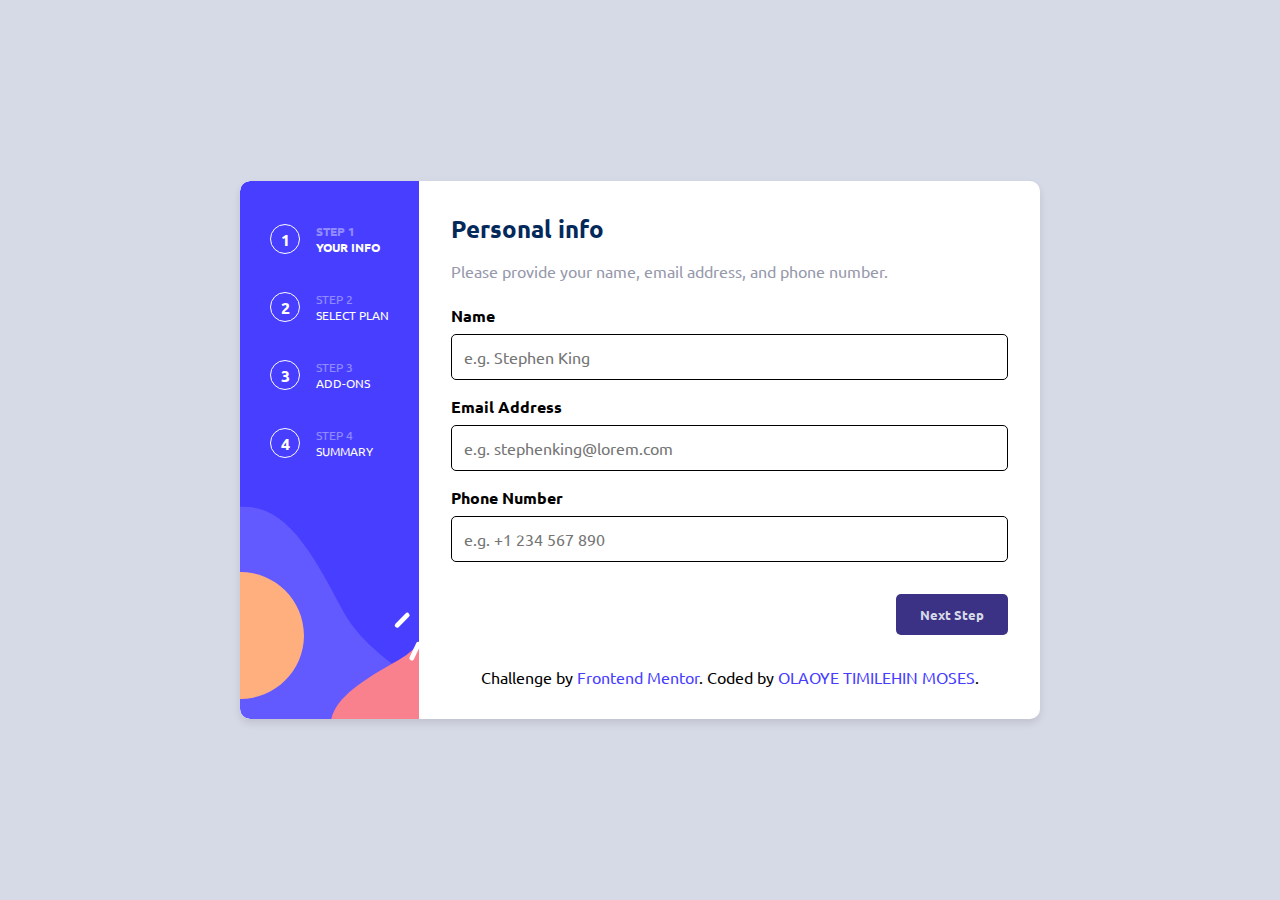
<file: otherstesting.html>
<!DOCTYPE html>
<html lang="en">
  <head>
    <meta charset="UTF-8" />
    <meta name="viewport" content="width=device-width, initial-scale=1.0" />
    <link rel="stylesheet" href="style.css" />
    <link
      rel="icon"
      type="image/png"
      sizes="32x32"
      href="./assets/images/favicon-32x32.png"
    />
    <link
      rel="stylesheet"
      href="https://cdnjs.cloudflare.com/ajax/libs/font-awesome/6.2.1/css/all.min.css"
    />
    <link
      rel="stylesheet"
      href="https://cdnjs.cloudflare.com/ajax/libs/font-awesome/6.2.1/css/all.css"
      crossorigin="anonymous"
      referrerpolicy="no-referrer"
    />
    <link rel="preconnect" href="https://fonts.gstatic.com" />
    <link
      rel="stylesheet"
      href="https://fonts.googleapis.com/css2?family=Ubuntu:wght@300;400;500;700&display=swap"
    />
    <title>Frontend Mentor | Multi-step form</title>
    <style>
      * {
        box-sizing: border-box;
        margin: 0;
        padding: 0;
        font-family: "Ubuntu", sans-serif;
      }

      body {
        display: flex;
        justify-content: center;
        align-items: center;
        height: 100vh;
        background-color: hsl(229, 24%, 87%);
      }

      .container {
        display: flex;
        background: #fff;
        border-radius: 10px;
        box-shadow: 0 4px 8px rgba(0, 0, 0, 0.1);
        overflow: hidden;
        max-width: 800px;
        width: 100%;
      }

      .sidebar {
        background-image: url(assets/images/bg-sidebar-desktop.svg);
        background-size: cover;
        padding: 2rem 0;
        display: flex;
        flex-direction: column;
        align-items: flex-start;
        min-width: 150px;
        border-radius: 10px 0 0 10px;
      }

      .step {
        margin-bottom: 1rem;
        display: flex;
        align-items: center;
        opacity: 1;
        transition: opacity 0.3s;
        padding: 10px 30px;
        width: 100%;
      }

      .step.active {
        opacity: 1;
        font-weight: bold;
      }

      .step .circle {
        width: 30px;
        height: 30px;
        border-radius: 50%;
        border: 1px solid #fff;
        display: flex;
        align-items: center;
        justify-content: center;
        margin-right: 1rem;
        color: #fff;
        font-weight: bold;
      }

      .step .text {
        color: #fff;
        font-size: 0.75rem;
        text-transform: uppercase;
      }
      .step-indicator {
        opacity: 0.4;
      }
      .form-container {
        flex: 1;
        padding: 2rem;
      }

      .form-step {
        display: none;
      }

      .form-step.active {
        display: block;
      }

      h2 {
        margin-bottom: 1rem;
        font-size: 1.5rem;
        color: hsl(213, 96%, 18%);
      }

      p {
        margin-bottom: 1.5rem;
        color: hsl(231, 11%, 63%);
      }

      label {
        display: block;
        margin-bottom: 0.5rem;
        font-weight: bold;
      }

      input[type="text"],
      input[type="email"],
      input[type="tel"],
      input[type="radio"] {
        display: block;
        width: 100%;
        padding: 0.75rem;
        margin-bottom: 1rem;
        border: 1px solid hsl(229, 24%, 87%);
        border-radius: 5px;
        font-size: 1rem;
      }
      input:focus {
        outline: none;
        border-color: blue;
      }
      .invalid {
        border-color: red !important;
      }

      .error-message {
        color: red;
        font-size: 0.875rem;
        margin-top: -0.5rem;
        margin-bottom: 1rem;
      }
      input:invalid {
        border-color: initial;
      }

      input:focus:invalid {
        outline: none;
        border-color: initial;
      }

      input:valid {
        border-color: green;
      }
      .plans {
        display: flex;
        justify-content: space-between;
        margin: 20px 0;
      }

      .plan {
        border: 1px solid #dcdde1;
        padding: 20px;
        border-radius: 10px;
        text-align: center;
        cursor: pointer;
        flex: 1;
        margin: 0 0.75rem;
        height: 12rem;
      }
      .plan h3 {
        font-weight: bold;
      }
      .plan img {
        margin-bottom: 2rem;
        padding-bottom: 0;
      }

      .plan:hover,
      .plan.active {
        border-color: #4834d4;
        background-color: #dcdde1;
      }

      .billing {
        display: flex;
        align-items: center;
        width: 100%;
        justify-content: space-around;
        padding: 20px;
        background-color: hsl(231, 100%, 99%);
        border-radius: 10px;
        height: 2rem;
        margin-top: -15px;
      }
      .billing-toggle {
        display: flex;
        align-items: center;
        justify-content: space-between;
        margin-right: 15px;
      }
      .monthly,
      .yearly {
        display: flex;
        align-items: center;
        margin-right: 15px;
      }
      .switch {
        position: relative;
        display: inline-block;
        width: 40px;
        height: 20px;
        background-color: #ccc;
        border-radius: 30px;
        margin-left: 30px;
        margin-right: 20px;
      }

      .switch input {
        opacity: 0;
        width: 0;
        height: 0;
      }

      .slider {
        position: absolute;
        cursor: pointer;
        top: 0;
        left: 0;
        right: 0;
        bottom: 0;
        background-color: #ccc;
        transition: 0.4s;
        border-radius: 20px;
        background-color: #150f3b;
      }

      .slider:before {
        position: absolute;
        content: "";
        height: 18px;
        width: 18px;
        left: 1px;
        bottom: 1px;
        background-color: white;
        transition: 0.4s;
        border-radius: 50%;
      }

      input:checked + .slider {
        background-color: #150f3b;
      }

      input:focus + .slider {
        box-shadow: 0 0 1px #150f3b;
      }

      input:checked + .slider:before {
        transform: translateX(20px);
      }
      .two-months-free {
        font-size: 0.75rem;
        color: hsl(231, 11%, 63%);
        font-weight: bold;
        display: none;
      }

      .yearly .two-months-free {
        display: block;
      }
      .plan,
      .addon {
        margin-bottom: 1rem;
      }

      button {
        padding: 0.75rem 1.5rem;
        border: none;
        border-radius: 5px;
        cursor: pointer;
        font-weight: bold;
      }

      .next-step {
        background-color: #3b3285;
        color: hsl(229, 24%, 87%);
        margin-left: 10px;
      }

      .prev-step {
        background-color: #dcdde1;
        color: hsl(233, 7%, 55%);
      }
      button.next-step:hover {
        background-color: #2c244d;
      }
      button.prev-step:hover {
        background-color: hsl(0, 0%, 100%);
        color: hsl(231, 11%, 63%);
      }
      .button-container .next-step {
        margin-left: auto;
      }

      .button-container .prev-step + .next-step {
        margin-left: 0;
      }

      .button-container {
        display: flex;
        justify-content: space-between;
        margin-top: 2rem;
      }

      .addon {
        border: 1px solid hsl(229, 24%, 87%);
        border-radius: 10px;
        padding: 1rem;
        display: flex;
        justify-content: space-between;
        align-items: center;
        cursor: pointer;
      }

      .addon label {
        flex-grow: 1;
        margin-left: 1rem;
        cursor: pointer;
      }

      .addon input[type="checkbox"] {
        transform: scale(1.5);
        margin-right: 1rem;
        cursor: pointer;
        accent-color: #3b3285;
      }
      .addon h4 {
        font-size: 1rem;
        font-weight: bold;
      }
      .addon p {
        font-size: 0.875rem;
        color: hsl(231, 11%, 63%);
      }
      .addon .addon-price {
        margin-left: auto;
        font-size: 0.875rem;
        color: hsl(231, 11%, 63%);
      }

      .addon .addon-info {
        flex-grow: 1;
      }

      .addon .price {
        font-weight: bold;
      }
      .addon-info {
        display: flex;
        flex-direction: column;
      }

      .addon-title {
        font-weight: bold;
      }

      .addon-details {
        display: flex;
        justify-content: space-between;
        margin-top: 5px;
      }

      .addon-description {
        font-weight: normal;
        color: #6b7280;
      }

      .addon-price {
        font-weight: normal;
        color: #6b7280;
      }

      .summary {
        background-color: hsl(229, 24%, 87%);
        padding: 1rem;
        border-radius: 5px;
        margin-bottom: 2rem;
        display: flex;
        flex-direction: column;
      }

      .summary-plan,
      .summary-addon,
      .summary-total {
        margin-bottom: 0.5rem;
      }
      .summary-plan,
      .summary-total {
        display: flex;
        justify-content: space-between;
        font-weight: bold;
      }
      .summary-addons-container {
        border-top: 1px solid hsl(229, 26%, 83%);
        padding-top: 0.5rem;
        margin-top: 0.5rem;
      }
      .summary-plan-name,
      .summary-plan-price,
      .summary-total-label,
      .summary-total-price {
        display: inline-block;
      }

      .summary-addon {
        display: flex;
        justify-content: space-between;
        margin-bottom: 0.5rem;
      }

      .summary-addon-name {
        display: inline-block;
      }

      .summary-addon-price {
        display: inline-block;
        font-weight: normal;
      }
      .attribution {
        text-align: center;
        margin-top: 2rem;
      }

      .attribution a {
        color: hsl(243, 100%, 62%);
        text-decoration: none;
      }
    </style>
  </head>
  <body>
    <div class="container">
      <div class="sidebar">
        <div class="step active">
          <span class="circle">1</span>
          <span class="text"
            ><span class="step-indicator">STEP 1</span><br />YOUR INFO</span
          >
        </div>
        <div class="step">
          <span class="circle">2</span>
          <span class="text"
            ><span class="step-indicator">STEP 2</span><br />SELECT PLAN</span
          >
        </div>
        <div class="step">
          <span class="circle">3</span>
          <span class="text"
            ><span class="step-indicator">STEP 3</span><br />ADD-ONS</span
          >
        </div>
        <div class="step">
          <span class="circle">4</span>
          <span class="text"
            ><span class="step-indicator">STEP 4</span><br />SUMMARY</span
          >
        </div>
      </div>
      <div class="form-container">
        <form id="multiStepForm">
          <!-- Step 1 -->
          <div class="form-step active">
            <h2>Personal info</h2>
            <p>Please provide your name, email address, and phone number.</p>
            <label for="name">Name</label>
            <input
              type="text"
              id="name"
              name="name"
              placeholder="e.g. Stephen King"
              required
            />
            <span class="error-message"></span>
            <label for="email">Email Address</label>
            <input
              type="email"
              id="email"
              name="email"
              placeholder="e.g. stephenking@lorem.com"
              required
            />
            <span class="error-message"></span>
            <label for="phone">Phone Number</label>
            <input
              type="tel"
              id="phone"
              name="phone"
              placeholder="e.g. +1 234 567 890"
              required
              pattern="[0-9]+"
              title="Please enter a valid phone number."
            />
            <span class="error-message"></span>
            <div class="button-container">
              <button type="button" class="next-step">Next Step</button>
            </div>
          </div>
          <!-- Step 2 -->
          <div class="form-step">
            <h2>Select your plan</h2>
            <p>You have the option of monthly or yearly billing.</p>
            <div class="plans">
              <div class="plan" data-plan="arcade">
                <img
                  src="assets/images/icon-arcade.svg"
                  alt="icon-arcade"
                /><br />
                <h3>Arcade</h3>
                <p>$9/mo</p>
                <span class="two-months-free">2 months free</span>
              </div>
              <div class="plan" data-plan="advanced">
                <img
                  src="assets/images/icon-advanced.svg"
                  alt="icon-advanced"
                /><br />
                <h3>Advanced</h3>
                <p>$12/mo</p>
                <span class="two-months-free">2 months free</span>
              </div>
              <div class="plan" data-plan="pro">
                <img src="assets/images/icon-pro.svg" alt="icon-pro" /><br />
                <h3>Pro</h3>
                <p>$15/mo</p>
                <span class="two-months-free">2 months free</span>
              </div>
            </div>
            <div class="billing">
              <div class="billing-toggle">
                <div class="monthly">
                  <span>Monthly</span>
                </div>
                <label class="switch">
                  <input type="checkbox" id="billing-toggle" />
                  <span class="slider round"></span>
                </label>
                <div class="yearly">
                  <span>Yearly</span>
                </div>
              </div>
            </div>
            <div class="button-container">
              <button type="button" class="prev-step">Go Back</button>
              <button type="button" class="next-step">Next Step</button>
            </div>
          </div>

          <!-- Step 3 -->
          <div class="form-step">
            <h2>Pick add-ons</h2>
            <p>Add-ons help enhance your gaming experience.</p>
            <div id="addons-container"></div>
            <div class="button-container">
              <button type="button" class="prev-step">Go Back</button>
              <button type="button" class="next-step">Next Step</button>
            </div>
          </div>
          <!-- Step 4 -->
          <div class="form-step">
            <h2>Finishing up</h2>
            <p>Double-check everything looks OK before confirming.</p>
            <div class="summary">
              <div class="summary-plan">
                <span class="summary-plan-name"></span>
                <span class="summary-plan-price"></span>
              </div>
              <div class="summary-addons-container"></div>
              <div class="summary-total">
                <span class="summary-total-label">Total per month:</span>
                <span class="summary-total-price"></span>
              </div>
            </div>
            <div class="button-container">
              <button type="button" class="prev-step">Go Back</button>
              <button type="submit">Confirm</button>
            </div>
          </div>
        </form>
        <div class="attribution">
          Challenge by
          <a href="https://www.frontendmentor.io">Frontend Mentor</a>. Coded by
          <a href="#">OLAOYE TIMILEHIN MOSES</a>.
        </div>
      </div>
    </div>
    <script>
      document.addEventListener("DOMContentLoaded", function () {
        const form = document.getElementById("multiStepForm");
        const steps = Array.from(form.querySelectorAll(".form-step"));
        const nextBtns = Array.from(form.querySelectorAll(".next-step"));
        const prevBtns = Array.from(form.querySelectorAll(".prev-step"));
        const stepIndicators = Array.from(
          document.querySelectorAll(".sidebar .step")
        );
        const billingToggle = document.getElementById("billing-toggle");
        let currentStep = 0;

        const prices = {
          arcade: { monthly: 9, yearly: 90 },
          advanced: { monthly: 12, yearly: 120 },
          pro: { monthly: 15, yearly: 150 },
        };

        const addOns = {
          yearly: [
            {
              id: "online-service",
              desc: "Online service",
              details: "Access to multiplayer games",
              price: 10,
            },
            {
              id: "larger-storage",
              desc: "Larger storage",
              details: "Extra 1TB of cloud save",
              price: 20,
            },
            {
              id: "customizable-profile",
              desc: "Customizable profile",
              details: "Custom theme on your profile",
              price: 20,
            },
          ],
          monthly: [
            {
              id: "online-service",
              desc: "Online service",
              details: "Access to multiplayer games",
              price: 1,
            },
            {
              id: "larger-storage",
              desc: "Larger storage",
              details: "Extra 1TB of cloud save",
              price: 2,
            },
            {
              id: "customizable-profile",
              desc: "Customizable profile",
              details: "Custom theme on your profile",
              price: 2,
            },
          ],
        };

        let selectedPlan = null;
        let selectedAddons = [];

        function updateSteps() {
          steps.forEach((step, index) => {
            step.classList.toggle("active", index === currentStep);
          });
          stepIndicators.forEach((indicator, index) => {
            indicator.classList.toggle("active", index === currentStep);
            const circle = indicator.querySelector(".circle");
            if (index === currentStep) {
              circle.style.backgroundColor = "#BFE2FD";
              circle.style.color = "#000";
            } else {
              circle.style.backgroundColor = "transparent";
              circle.style.color = "#fff";
            }
          });
        }

        function validateStep(stepIndex) {
          const inputs = steps[stepIndex].querySelectorAll("input[required]");
          let valid = true;

          inputs.forEach((input) => {
            const errorMessage = input.nextElementSibling;
            if (!input.checkValidity()) {
              valid = false;
              input.classList.add("invalid");
              errorMessage.textContent = input.validationMessage;
              errorMessage.style.display = "block";
            } else {
              input.classList.remove("invalid");
              errorMessage.textContent = "";
              errorMessage.style.display = "none";
            }
          });

          return valid;
        }

        nextBtns.forEach((btn) => {
          btn.addEventListener("click", () => {
            if (validateStep(currentStep)) {
              if (currentStep === 1) {
                selectedPlan =
                  document.querySelector(".plan.active")?.dataset.plan;
              } else if (currentStep === 2) {
                selectedAddons = Array.from(
                  document.querySelectorAll('input[name="addons"]:checked')
                ).map((addon) => addon.labels[0].textContent);
              }

              if (currentStep < steps.length - 1) {
                currentStep++;
                updateSteps();
                updateSummary();
              }
            }
          });
        });

        prevBtns.forEach((btn) => {
          btn.addEventListener("click", () => {
            if (currentStep > 0) {
              currentStep--;
              updateSteps();
              updateSummary();
            }
          });
        });

        form.addEventListener("submit", (event) => {
          event.preventDefault();
          if (validateStep(currentStep)) {
            updateSummary();
            alert("Form submitted!");
          }
        });

        function updatePrices() {
          const isYearly = billingToggle.checked;
          document.querySelectorAll(".plan").forEach((plan) => {
            const planType = plan.dataset.plan;
            const priceElement = plan.querySelector("p");
            const freeTextElement = plan.querySelector(".two-months-free");

            if (isYearly) {
              priceElement.textContent = `$${prices[planType].yearly}/yr`;
              freeTextElement.style.display = "block";
            } else {
              priceElement.textContent = `$${prices[planType].monthly}/mo`;
              freeTextElement.style.display = "none";
            }
          });
        }

        function updateAddons() {
          const isYearly = billingToggle.checked;
          const addonsContainer = document.getElementById("addons-container");
          addonsContainer.innerHTML = "";

          const selectedAddons = isYearly ? addOns.yearly : addOns.monthly;

          selectedAddons.forEach((addon) => {
            const addonDiv = document.createElement("div");
            addonDiv.classList.add("addon");
            addonDiv.innerHTML = `
        <input type="checkbox" id="${addon.id}" name="addons" />
        <label for="${addon.id}">
          <div class="addon-info">
            <div class="addon-title">${addon.desc}</div>
            <div class="addon-details">
              <span class="addon-description">${addon.details}</span>
              <span class="addon-price">+$${addon.price}/${
              isYearly ? "yr" : "mo"
            }</span>
            </div>
          </div>
        </label>
      `;
            addonsContainer.appendChild(addonDiv);
          });
        }

        function updateSummary() {
          const planElement = document.querySelector(".plan.active");
          const plan = planElement ? planElement.dataset.plan : "";
          const billing = billingToggle.checked ? "Yearly" : "Monthly";
          const addons = Array.from(
            document.querySelectorAll('input[name="addons"]:checked')
          ).map((addon) => addon.labels[0].textContent);

          const summaryPlanName = document.querySelector(".summary-plan-name");
          const summaryPlanPrice = document.querySelector(
            ".summary-plan-price"
          );
          const summaryAddonsContainer = document.querySelector(
            ".summary-addons-container"
          );
          const summaryTotalLabel = document.querySelector(
            ".summary-total-label"
          );
          const summaryTotalPrice = document.querySelector(
            ".summary-total-price"
          );

          let planCost = plan ? prices[plan][billing.toLowerCase()] : 0;
          summaryPlanName.textContent = `${
            plan.charAt(0).toUpperCase() + plan.slice(1)
          } (${billing})`;
          summaryPlanPrice.textContent = `$${planCost}/${
            billing === "Yearly" ? "yr" : "mo"
          }`;

          summaryAddonsContainer.innerHTML = "";
          let addonsCost = 0;
          addons.forEach((addon, index) => {
            const addonCost = parseInt(addon.match(/\d+/)[0]);
            const isYearly = billingToggle.checked;
            const addonPrice = isYearly ? addonCost * 10 : addonCost;
            addonsCost += addonPrice;

            const addonDiv = document.createElement("div");
            addonDiv.classList.add("summary-addon");
            addonDiv.innerHTML = `
        <span class="summary-addon-name">${addon.split("$")[0]}</span>
        <span class="summary-addon-price">+$${addonPrice}/${
              isYearly ? "yr" : "mo"
            }</span>
      `;
            summaryAddonsContainer.appendChild(addonDiv);
          });

          let totalCost = planCost + addonsCost;
          summaryTotalLabel.textContent = `Total per ${
            billing === "Yearly" ? "year" : "month"
          }:`;
          summaryTotalPrice.textContent = `$${totalCost}/${
            billing === "Yearly" ? "yr" : "mo"
          }`;
        }

        billingToggle.addEventListener("change", function () {
          plans.forEach((plan) => {
            plan.classList.remove("active");
          });
          updatePrices();
          updateAddons();
          updateSummary();
        });

        const plans = document.querySelectorAll(".plans .plan");

        plans.forEach((plan) => {
          plan.addEventListener("click", () => {
            plans.forEach((p) => p.classList.remove("active"));
            plan.classList.add("active");
            updateSummary();
          });
        });

        updatePrices();
        updateAddons();
        updateSummary();
      });
    </script>
  </body>
</html>
</file>
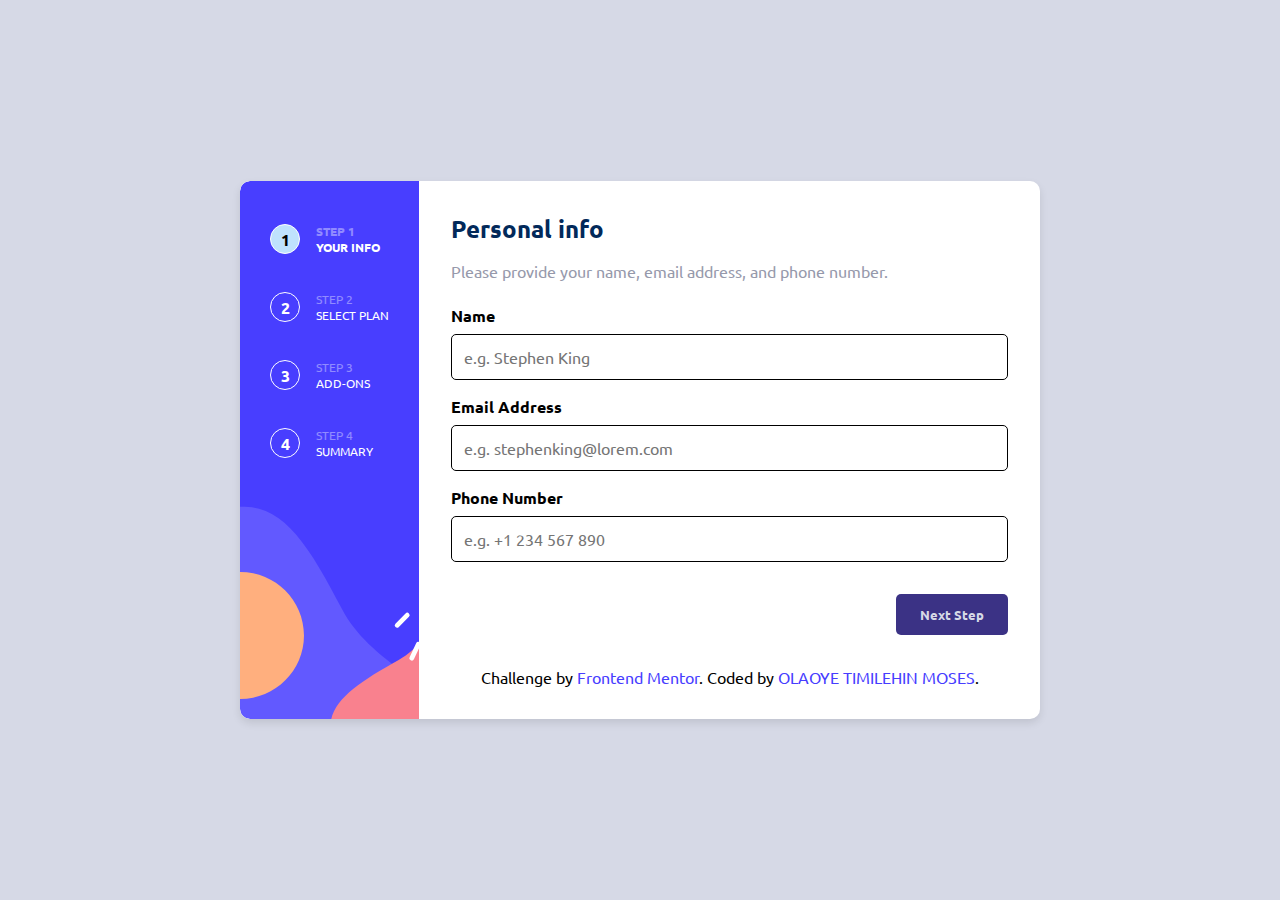
<file: test.html>
<!DOCTYPE html>
<html lang="en">
  <head>
    <meta charset="UTF-8" />
    <meta name="viewport" content="width=device-width, initial-scale=1.0" />
    <link rel="stylesheet" href="style.css" />
    <link
      rel="icon"
      type="image/png"
      sizes="32x32"
      href="./assets/images/favicon-32x32.png"
    />
    <link
      rel="stylesheet"
      href="https://cdnjs.cloudflare.com/ajax/libs/font-awesome/6.2.1/css/all.min.css"
    />
    <link
      rel="stylesheet"
      href="https://cdnjs.cloudflare.com/ajax/libs/font-awesome/6.2.1/css/all.css"
      crossorigin="anonymous"
      referrerpolicy="no-referrer"
    />
    <link rel="preconnect" href="https://fonts.gstatic.com" />
    <link
      rel="stylesheet"
      href="https://fonts.googleapis.com/css2?family=Ubuntu:wght@300;400;500;700&display=swap"
    />
    <title>Frontend Mentor | Multi-step form</title>
    <style>
      * {
        box-sizing: border-box;
        margin: 0;
        padding: 0;
        font-family: "Ubuntu", sans-serif;
      }

      body {
        display: flex;
        justify-content: center;
        align-items: center;
        height: 100vh;
        background-color: hsl(229, 24%, 87%);
      }

      .container {
        display: flex;
        background: #fff;
        border-radius: 10px;
        box-shadow: 0 4px 8px rgba(0, 0, 0, 0.1);
        overflow: hidden;
        max-width: 800px;
        width: 100%;
      }

      .sidebar {
        background-image: url(assets/images/bg-sidebar-desktop.svg);
        background-size: cover;
        padding: 2rem 0;
        display: flex;
        flex-direction: column;
        align-items: flex-start;
        min-width: 150px;
        border-radius: 10px 0 0 10px;
      }

      .step {
        margin-bottom: 1rem;
        display: flex;
        align-items: center;
        opacity: 1;
        transition: opacity 0.3s;
        padding: 10px 30px;
        width: 100%;
      }

      .step.active {
        opacity: 1;
        font-weight: bold;
      }

      .step .circle {
        width: 30px;
        height: 30px;
        border-radius: 50%;
        border: 1px solid #fff;
        display: flex;
        align-items: center;
        justify-content: center;
        margin-right: 1rem;
        color: #fff;
        font-weight: bold;
      }

      .step .text {
        color: #fff;
        font-size: 0.75rem;
        text-transform: uppercase;
      }
      .step-indicator {
        opacity: 0.4;
      }
      .form-container {
        flex: 1;
        padding: 2rem;
      }

      .form-step {
        display: none;
      }

      .form-step.active {
        display: block;
      }

      h2 {
        margin-bottom: 1rem;
        font-size: 1.5rem;
        color: hsl(213, 96%, 18%);
      }

      p {
        margin-bottom: 1.5rem;
        color: hsl(231, 11%, 63%);
      }

      label {
        display: block;
        margin-bottom: 0.5rem;
        font-weight: bold;
      }

      input[type="text"],
      input[type="email"],
      input[type="tel"],
      input[type="radio"] {
        display: block;
        width: 100%;
        padding: 0.75rem;
        margin-bottom: 1rem;
        border: 1px solid hsl(229, 24%, 87%);
        border-radius: 5px;
        font-size: 1rem;
      }
      input:focus {
        outline: none;
        border-color: blue;
      }
      .invalid {
        border-color: red !important;
      }

      .error-message {
        color: red;
        font-size: 0.875rem;
        margin-top: -0.5rem;
        margin-bottom: 1rem;
      }
      input:invalid {
        border-color: initial;
      }

      input:focus:invalid {
        outline: none;
        border-color: initial;
      }

      input:valid {
        border-color: green;
      }
      .plans {
        display: flex;
        justify-content: space-between;
        margin: 20px 0;
      }

      .plan {
        border: 1px solid #dcdde1;
        padding: 20px;
        border-radius: 10px;
        text-align: center;
        cursor: pointer;
      }

      .plan:hover,
      .plan.active {
        border-color: #4834d4;
        background-color: #dcdde1;
      }

      .billing {
        display: flex;
        align-items: center;
        gap: 10px;
      }

      .switch {
        position: relative;
        display: inline-block;
        width: 34px;
        height: 20px;
      }

      .switch input {
        opacity: 0;
        width: 0;
        height: 0;
      }

      .slider {
        position: absolute;
        cursor: pointer;
        top: 0;
        left: 0;
        right: 0;
        bottom: 0;
        background-color: #ccc;
        transition: 0.4s;
        border-radius: 34px;
      }

      .slider:before {
        position: absolute;
        content: "";
        height: 12px;
        width: 12px;
        left: 4px;
        bottom: 4px;
        background-color: white;
        transition: 0.4s;
        border-radius: 50%;
      }

      input:checked + .slider {
        background-color: #4834d4;
      }

      input:checked + .slider:before {
        transform: translateX(14px);
      }

      .plan,
      .addon {
        margin-bottom: 1rem;
      }

      button {
        padding: 0.75rem 1.5rem;
        border: none;
        border-radius: 5px;
        cursor: pointer;
        font-weight: bold;
      }

      .next-step {
        background-color: #3b3285;
        color: hsl(229, 24%, 87%);
        margin-left: 10px;
      }

      .prev-step {
        background-color: #dcdde1;
        color: hsl(233, 7%, 55%);
      }
      button.next-step:hover {
        background-color: #2c244d;
      }
      button.prev-step:hover {
        background-color: hsl(0, 0%, 100%);
        color: hsl(231, 11%, 63%);
      }
      .button-container .next-step {
        margin-left: auto;
      }

      .button-container .prev-step + .next-step {
        margin-left: 0;
      }

      .button-container {
        display: flex;
        justify-content: space-between;
        margin-top: 2rem;
      }

      .summary {
        background-color: hsl(229, 24%, 87%);
        padding: 1rem;
        border-radius: 5px;
        margin-bottom: 2rem;
      }

      .summary-plan,
      .summary-addon,
      .summary-total {
        margin-bottom: 0.5rem;
      }

      .attribution {
        text-align: center;
        margin-top: 2rem;
      }

      .attribution a {
        color: hsl(243, 100%, 62%);
        text-decoration: none;
      }
    </style>
  </head>
  <body>
    <div class="container">
      <div class="sidebar">
        <div class="step active">
          <span class="circle">1</span>
          <span class="text"
            ><span class="step-indicator">STEP 1</span><br />YOUR INFO</span
          >
        </div>
        <div class="step">
          <span class="circle">2</span>
          <span class="text"
            ><span class="step-indicator">STEP 2</span><br />SELECT PLAN</span
          >
        </div>
        <div class="step">
          <span class="circle">3</span>
          <span class="text"
            ><span class="step-indicator">STEP 3</span><br />ADD-ONS</span
          >
        </div>
        <div class="step">
          <span class="circle">4</span>
          <span class="text"
            ><span class="step-indicator">STEP 4</span><br />SUMMARY</span
          >
        </div>
      </div>
      <div class="form-container">
        <form id="multiStepForm">
          <!-- Step 1 -->
          <div class="form-step active">
            <h2>Personal info</h2>
            <p>Please provide your name, email address, and phone number.</p>
            <label for="name">Name</label>
            <input
              type="text"
              id="name"
              name="name"
              placeholder="e.g. Stephen King"
              required
            />
            <span class="error-message"></span>
            <label for="email">Email Address</label>
            <input
              type="email"
              id="email"
              name="email"
              placeholder="e.g. stephenking@lorem.com"
              required
            />
            <span class="error-message"></span>
            <label for="phone">Phone Number</label>
            <input
              type="tel"
              id="phone"
              name="phone"
              placeholder="e.g. +1 234 567 890"
              required
              pattern="[0-9]+"
              title="Please enter a valid phone number."
            />
            <span class="error-message"></span>
            <div class="button-container">
              <button type="button" class="next-step">Next Step</button>
            </div>
          </div>
          <!-- Step 2 -->
          <div class="form-step">
            <h2>Select your plan</h2>
            <p>You have the option of monthly or yearly billing.</p>
            <div class="plans">
              <div class="plan" data-plan="arcade">
                <p>Arcade</p>
                <p>$9/mo</p>
              </div>
              <div class="plan" data-plan="advanced">
                <p>Advanced</p>
                <p>$12/mo</p>
              </div>
              <div class="plan" data-plan="pro">
                <p>Pro</p>
                <p>$15/mo</p>
              </div>
            </div>
            <div class="billing">
              <span>Monthly</span>
              <label class="switch">
                <input type="checkbox" id="billing-toggle" />
                <span class="slider round"></span>
              </label>
              <span>Yearly</span>
            </div>
            <div class="button-container">
              <button type="button" class="prev-step">Go Back</button>
              <button type="button" class="next-step">Next Step</button>
            </div>
          </div>

          <!-- Step 3 -->
          <div class="form-step">
            <h2>Add-ons</h2>
            <p>Optional services for your plan.</p>
            <div class="addon">
              <input
                type="checkbox"
                id="online-service"
                name="addons"
                value="online-service"
              />
              <label for="online-service">Online service $1/mo</label>
            </div>
            <div class="addon">
              <input
                type="checkbox"
                id="larger-storage"
                name="addons"
                value="larger-storage"
              />
              <label for="larger-storage">Larger storage $2/mo</label>
            </div>
            <div class="button-container">
              <button type="button" class="prev-step">Go Back</button>
              <button type="button" class="next-step">Next Step</button>
            </div>
          </div>
          <!-- Step 4 -->
          <div class="form-step">
            <h2>Finishing up</h2>
            <p>Double-check everything looks OK before confirming.</p>
            <div class="summary">
              <div class="summary-plan">Arcade (Monthly) $9/mo</div>
              <div class="summary-addon">Online service $1/mo</div>
              <div class="summary-addon">Larger storage $2/mo</div>
              <div class="summary-total">Total per month: $12/mo</div>
            </div>
            <div class="button-container">
              <button type="button" class="prev-step">Go Back</button>
              <button type="submit">Confirm</button>
            </div>
          </div>
        </form>
        <div class="attribution">
          Challenge by
          <a href="https://www.frontendmentor.io">Frontend Mentor</a>. Coded by
          <a href="#">OLAOYE TIMILEHIN MOSES</a>.
        </div>
      </div>
    </div>
    <script>
      document.addEventListener("DOMContentLoaded", function () {
        const form = document.getElementById("multiStepForm");
        const steps = Array.from(form.querySelectorAll(".form-step"));
        const nextBtns = Array.from(form.querySelectorAll(".next-step"));
        const prevBtns = Array.from(form.querySelectorAll(".prev-step"));
        const stepIndicators = Array.from(
          document.querySelectorAll(".sidebar .step")
        );
        const billingToggle = document.getElementById("billing-toggle");
        let currentStep = 0;

        function updateSteps() {
          steps.forEach((step, index) => {
            step.classList.toggle("active", index === currentStep);
          });
          stepIndicators.forEach((indicator, index) => {
            indicator.classList.toggle("active", index === currentStep);
            const circle = indicator.querySelector(".circle");
            if (index === currentStep) {
              circle.style.backgroundColor = "#BFE2FD";
              circle.style.color = "#000";
            } else {
              circle.style.backgroundColor = "transparent";
              circle.style.color = "#fff";
            }
          });
        }

        function validateStep(stepIndex) {
          const inputs = steps[stepIndex].querySelectorAll("input[required]");
          let valid = true;

          inputs.forEach((input) => {
            const errorMessage = input.nextElementSibling;
            if (!input.checkValidity()) {
              valid = false;
              input.classList.add("invalid");
              errorMessage.textContent = input.validationMessage;
              errorMessage.style.display = "block";
            } else {
              input.classList.remove("invalid");
              errorMessage.textContent = "";
              errorMessage.style.display = "none";
            }
          });

          return valid;
        }

        nextBtns.forEach((btn) => {
          btn.addEventListener("click", () => {
            if (validateStep(currentStep)) {
              if (currentStep < steps.length - 1) {
                currentStep++;
                updateSteps();
              }
            }
          });
        });

        prevBtns.forEach((btn) => {
          btn.addEventListener("click", () => {
            if (currentStep > 0) {
              currentStep--;
              updateSteps();
            }
          });
        });

        form.addEventListener("submit", (event) => {
          event.preventDefault();
          if (validateStep(currentStep)) {
            updateSummary();
            alert("Form submitted!");
          }
        });

        function updateSummary() {
          const plan = document.querySelector(".plan.active").dataset.plan;
          const billing = billingToggle.checked ? "Yearly" : "Monthly";
          const addons = Array.from(
            document.querySelectorAll('input[name="addons"]:checked')
          ).map((addon) => addon.labels[0].textContent);

          const summaryPlan = document.querySelector(".summary-plan");
          const summaryAddons = document.querySelectorAll(".summary-addon");
          const summaryTotal = document.querySelector(".summary-total");

          let planCost = 0;
          switch (plan) {
            case "arcade":
              planCost = 9;
              break;
            case "advanced":
              planCost = 12;
              break;
            case "pro":
              planCost = 15;
              break;
          }

          let billingCost = billing === "Yearly" ? planCost * 12 : planCost;
          summaryPlan.textContent = `${plan} (${billing}) $${billingCost}/${
            billing === "Yearly" ? "yr" : "mo"
          }`;

          let addonsCost = 0;
          summaryAddons.forEach((summaryAddon, index) => {
            if (addons[index]) {
              const addonCost = parseInt(addons[index].match(/\d+/)[0]);
              addonsCost += addonCost;
              summaryAddon.textContent = addons[index];
            } else {
              summaryAddon.textContent = "";
            }
          });

          let totalCost = billingCost + addonsCost;
          summaryTotal.textContent = `Total per ${
            billing === "Yearly" ? "year" : "month"
          }: $${totalCost}/${billing === "Yearly" ? "yr" : "mo"}`;
        }

        document.querySelectorAll(".plan").forEach((plan) => {
          plan.addEventListener("click", function () {
            document
              .querySelectorAll(".plan")
              .forEach((p) => p.classList.remove("active"));
            this.classList.add("active");
          });
        });

        billingToggle.addEventListener("change", function () {
          const isYearly = this.checked;
          document.querySelectorAll(".plan").forEach((plan) => {
            let priceText = plan.querySelector("p:nth-child(2)").textContent;
            const price = parseInt(priceText.match(/\d+/)[0]);
            if (isYearly) {
              plan.querySelector("p:nth-child(2)").textContent = `$${
                price * 10
              }/yr`;
            } else {
              plan.querySelector("p:nth-child(2)").textContent = `$${
                price / 10
              }/mo`;
            }
          });
        });

        updateSteps();
      });
    </script>
  </body>
</html>
</file>
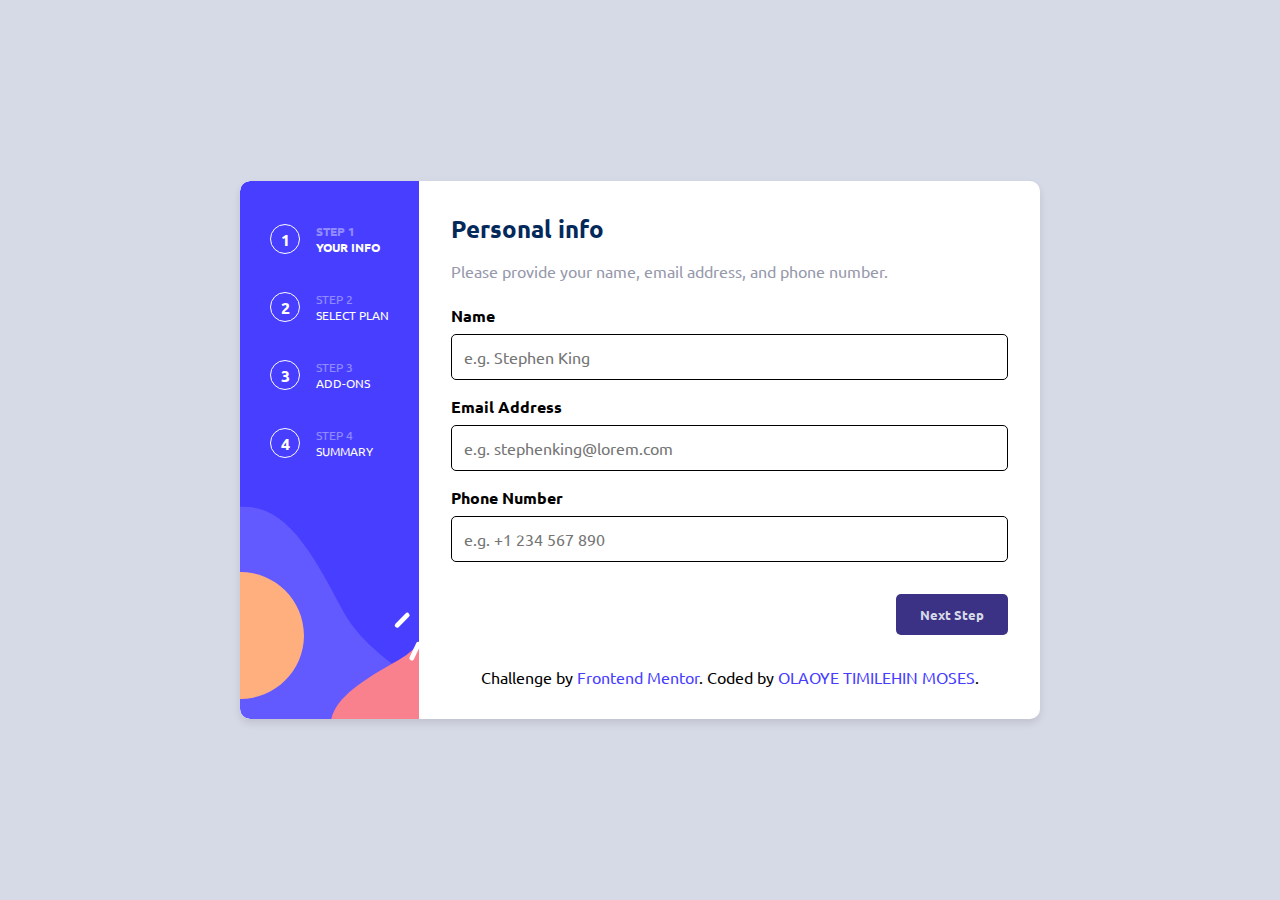
<file: testing3.html>
<!DOCTYPE html>
<html lang="en">
  <head>
    <meta charset="UTF-8" />
    <meta name="viewport" content="width=device-width, initial-scale=1.0" />
    <link rel="stylesheet" href="style.css" />
    <link
      rel="icon"
      type="image/png"
      sizes="32x32"
      href="./assets/images/favicon-32x32.png"
    />
    <link
      rel="stylesheet"
      href="https://cdnjs.cloudflare.com/ajax/libs/font-awesome/6.2.1/css/all.min.css"
    />
    <link
      rel="stylesheet"
      href="https://cdnjs.cloudflare.com/ajax/libs/font-awesome/6.2.1/css/all.css"
      crossorigin="anonymous"
      referrerpolicy="no-referrer"
    />
    <link rel="preconnect" href="https://fonts.gstatic.com" />
    <link
      rel="stylesheet"
      href="https://fonts.googleapis.com/css2?family=Ubuntu:wght@300;400;500;700&display=swap"
    />
    <title>Frontend Mentor | Multi-step form</title>
    <style>
      * {
        box-sizing: border-box;
        margin: 0;
        padding: 0;
        font-family: "Ubuntu", sans-serif;
      }

      body {
        display: flex;
        justify-content: center;
        align-items: center;
        height: 100vh;
        background-color: hsl(229, 24%, 87%);
      }

      .container {
        display: flex;
        background: #fff;
        border-radius: 10px;
        box-shadow: 0 4px 8px rgba(0, 0, 0, 0.1);
        overflow: hidden;
        max-width: 800px;
        width: 100%;
      }

      .sidebar {
        background-image: url(assets/images/bg-sidebar-desktop.svg);
        background-size: cover;
        padding: 2rem 0;
        display: flex;
        flex-direction: column;
        align-items: flex-start;
        min-width: 150px;
        border-radius: 10px 0 0 10px;
      }

      .step {
        margin-bottom: 1rem;
        display: flex;
        align-items: center;
        opacity: 1;
        transition: opacity 0.3s;
        padding: 10px 30px;
        width: 100%;
      }

      .step.active {
        opacity: 1;
        font-weight: bold;
      }

      .step .circle {
        width: 30px;
        height: 30px;
        border-radius: 50%;
        border: 1px solid #fff;
        display: flex;
        align-items: center;
        justify-content: center;
        margin-right: 1rem;
        color: #fff;
        font-weight: bold;
      }

      .step .text {
        color: #fff;
        font-size: 0.75rem;
        text-transform: uppercase;
      }
      .step-indicator {
        opacity: 0.4;
      }
      .form-container {
        flex: 1;
        padding: 2rem;
      }

      .form-step {
        display: none;
      }

      .form-step.active {
        display: block;
      }

      h2 {
        margin-bottom: 1rem;
        font-size: 1.5rem;
        color: hsl(213, 96%, 18%);
      }

      p {
        margin-bottom: 1.5rem;
        color: hsl(231, 11%, 63%);
      }

      label {
        display: block;
        margin-bottom: 0.5rem;
        font-weight: bold;
      }

      input[type="text"],
      input[type="email"],
      input[type="tel"],
      input[type="radio"] {
        display: block;
        width: 100%;
        padding: 0.75rem;
        margin-bottom: 1rem;
        border: 1px solid hsl(229, 24%, 87%);
        border-radius: 5px;
        font-size: 1rem;
      }
      input:focus {
        outline: none;
        border-color: blue;
      }
      .invalid {
        border-color: red !important;
      }

      .error-message {
        color: red;
        font-size: 0.875rem;
        margin-top: -0.5rem;
        margin-bottom: 1rem;
      }
      input:invalid {
        border-color: initial;
      }

      input:focus:invalid {
        outline: none;
        border-color: initial;
      }

      input:valid {
        border-color: green;
      }
      .plans {
        display: flex;
        justify-content: space-between;
        margin: 20px 0;
      }

      .plan {
        border: 1px solid #dcdde1;
        padding: 20px;
        border-radius: 10px;
        text-align: center;
        cursor: pointer;
        flex: 1;
        margin: 0 0.75rem;
        height: 12rem;
      }
      .plan h3 {
        font-weight: bold;
      }
      .plan img {
        margin-bottom: 2rem;
        padding-bottom: 0;
      }

      .plan:hover,
      .plan.active {
        border-color: #4834d4;
        background-color: #dcdde1;
      }

      .billing {
        display: flex;
        align-items: center;
        width: 100%;
        justify-content: space-around;
        padding: 20px;
        background-color: hsl(231, 100%, 99%);
        border-radius: 10px;
        height: 2rem;
        margin-top: -15px;
      }
      .billing-toggle {
        display: flex;
        align-items: center;
        justify-content: space-between;
        margin-right: 15px;
      }
      .monthly,
      .yearly {
        display: flex;
        align-items: center;
        margin-right: 15px;
      }
      .switch {
        position: relative;
        display: inline-block;
        width: 40px;
        height: 20px;
        background-color: #ccc;
        border-radius: 30px;
        margin-left: 30px;
        margin-right: 20px;
      }

      .switch input {
        opacity: 0;
        width: 0;
        height: 0;
      }

      .slider {
        position: absolute;
        cursor: pointer;
        top: 0;
        left: 0;
        right: 0;
        bottom: 0;
        background-color: #ccc;
        transition: 0.4s;
        border-radius: 20px;
        background-color: #150f3b;
      }

      .slider:before {
        position: absolute;
        content: "";
        height: 18px;
        width: 18px;
        left: 1px;
        bottom: 1px;
        background-color: white;
        transition: 0.4s;
        border-radius: 50%;
      }

      input:checked + .slider {
        background-color: #150f3b;
      }

      input:focus + .slider {
        box-shadow: 0 0 1px #150f3b;
      }

      input:checked + .slider:before {
        transform: translateX(20px);
      }
      .two-months-free {
        font-size: 0.75rem;
        color: hsl(231, 11%, 63%);
        font-weight: bold;
        display: none;
      }

      .yearly .two-months-free {
        display: block;
      }
      .plan,
      .addon {
        margin-bottom: 1rem;
      }

      button {
        padding: 0.75rem 1.5rem;
        border: none;
        border-radius: 5px;
        cursor: pointer;
        font-weight: bold;
      }

      .next-step {
        background-color: #3b3285;
        color: hsl(229, 24%, 87%);
        margin-left: 10px;
      }

      .prev-step {
        background-color: #dcdde1;
        color: hsl(233, 7%, 55%);
      }
      button.next-step:hover {
        background-color: #2c244d;
      }
      button.prev-step:hover {
        background-color: hsl(0, 0%, 100%);
        color: hsl(231, 11%, 63%);
      }
      .button-container .next-step {
        margin-left: auto;
      }

      .button-container .prev-step + .next-step {
        margin-left: 0;
      }

      .button-container {
        display: flex;
        justify-content: space-between;
        margin-top: 2rem;
      }

      .addon {
        border: 1px solid hsl(229, 24%, 87%);
        border-radius: 10px;
        padding: 1rem;
        display: flex;
        justify-content: space-between;
        align-items: center;
        cursor: pointer;
      }

      .addon label {
        flex-grow: 1;
        margin-left: 1rem;
        cursor: pointer;
      }

      .addon input[type="checkbox"] {
        transform: scale(1.5);
        margin-right: 1rem;
        cursor: pointer;
        accent-color: #3b3285;
      }
      .addon h4 {
        font-size: 1rem;
        font-weight: bold;
      }
      .addon p {
        font-size: 0.875rem;
        color: hsl(231, 11%, 63%);
      }
      .addon .addon-price {
        margin-left: auto;
        font-size: 0.875rem;
        color: hsl(231, 11%, 63%);
      }

      .addon .addon-info {
        flex-grow: 1;
      }

      .addon .price {
        font-weight: bold;
      }
      .addon-info {
        display: flex;
        flex-direction: column;
      }

      .addon-title {
        font-weight: bold;
      }

      .addon-details {
        display: flex;
        justify-content: space-between;
        margin-top: 5px;
      }

      .addon-description {
        font-weight: normal;
        color: #6b7280;
      }

      .addon-price {
        font-weight: normal;
        color: #6b7280;
      }

      .summary {
        background-color: hsl(229, 24%, 87%);
        padding: 1rem;
        border-radius: 5px;
        margin-bottom: 2rem;
        display: flex;
        flex-direction: column;
      }

      .summary-plan,
      .summary-addon,
      .summary-total {
        margin-bottom: 0.5rem;
      }
      .summary-plan,
      .summary-total {
        display: flex;
        justify-content: space-between;
        font-weight: bold;
      }
      .summary-addons-container {
        border-top: 1px solid hsl(229, 26%, 83%);
        padding-top: 0.5rem;
        margin-top: 0.5rem;
      }
      .summary-plan-name,
      .summary-plan-price,
      .summary-total-label,
      .summary-total-price {
        display: inline-block;
      }

      .summary-addon {
        display: flex;
        justify-content: space-between;
        margin-bottom: 0.5rem;
      }

      .summary-addon-name {
        display: inline-block;
      }

      .summary-addon-price {
        display: inline-block;
        font-weight: normal;
      }
      .thank-you-container {
        display: flex;
        justify-content: center;
        align-items: center;
        text-align: center;
        padding: 20px;
      }

      .thank-you img {
        width: 100px;
        height: auto;
        margin-bottom: 20px;
      }

      .thank-you h2 {
        font-size: 24px;
        margin-bottom: 10px;
      }

      .thank-you p {
        font-size: 16px;
        color: #666;
        margin-bottom: 40px;
      }

      /* Style for confirm button */
      #confirm-button {
        background-color: #007bff; /* Close to blue */
        color: #fff;
        padding: 10px 20px;
        border: none;
        border-radius: 5px;
        cursor: pointer;
      }

      #confirm-button:hover {
        background-color: #0056b3;
      }
      .attribution {
        text-align: center;
        margin-top: 2rem;
      }

      .attribution a {
        color: hsl(243, 100%, 62%);
        text-decoration: none;
      }
    </style>
  </head>
  <body>
    <div class="container">
      <div class="sidebar">
        <div class="step active">
          <span class="circle">1</span>
          <span class="text"
            ><span class="step-indicator">STEP 1</span><br />YOUR INFO</span
          >
        </div>
        <div class="step">
          <span class="circle">2</span>
          <span class="text"
            ><span class="step-indicator">STEP 2</span><br />SELECT PLAN</span
          >
        </div>
        <div class="step">
          <span class="circle">3</span>
          <span class="text"
            ><span class="step-indicator">STEP 3</span><br />ADD-ONS</span
          >
        </div>
        <div class="step">
          <span class="circle">4</span>
          <span class="text"
            ><span class="step-indicator">STEP 4</span><br />SUMMARY</span
          >
        </div>
      </div>
      <div class="form-container">
        <form id="multiStepForm">
          <!-- Step 1 -->
          <div class="form-step active">
            <h2>Personal info</h2>
            <p>Please provide your name, email address, and phone number.</p>
            <label for="name">Name</label>
            <input
              type="text"
              id="name"
              name="name"
              placeholder="e.g. Stephen King"
              required
            />
            <span class="error-message"></span>
            <label for="email">Email Address</label>
            <input
              type="email"
              id="email"
              name="email"
              placeholder="e.g. stephenking@lorem.com"
              required
            />
            <span class="error-message"></span>
            <label for="phone">Phone Number</label>
            <input
              type="tel"
              id="phone"
              name="phone"
              placeholder="e.g. +1 234 567 890"
              required
              pattern="[0-9]+"
              title="Please enter a valid phone number."
            />
            <span class="error-message"></span>
            <div class="button-container">
              <button type="button" class="next-step">Next Step</button>
            </div>
          </div>
          <!-- Step 2 -->
          <div class="form-step">
            <h2>Select your plan</h2>
            <p>You have the option of monthly or yearly billing.</p>
            <div class="plans">
              <div class="plan" data-plan="arcade">
                <img
                  src="assets/images/icon-arcade.svg"
                  alt="icon-arcade"
                /><br />
                <h3>Arcade</h3>
                <p>$9/mo</p>
                <span class="two-months-free">2 months free</span>
              </div>
              <div class="plan" data-plan="advanced">
                <img
                  src="assets/images/icon-advanced.svg"
                  alt="icon-advanced"
                /><br />
                <h3>Advanced</h3>
                <p>$12/mo</p>
                <span class="two-months-free">2 months free</span>
              </div>
              <div class="plan" data-plan="pro">
                <img src="assets/images/icon-pro.svg" alt="icon-pro" /><br />
                <h3>Pro</h3>
                <p>$15/mo</p>
                <span class="two-months-free">2 months free</span>
              </div>
            </div>
            <div class="billing">
              <div class="billing-toggle">
                <div class="monthly">
                  <span>Monthly</span>
                </div>
                <label class="switch">
                  <input type="checkbox" id="billing-toggle" />
                  <span class="slider round"></span>
                </label>
                <div class="yearly">
                  <span>Yearly</span>
                </div>
              </div>
            </div>
            <div class="button-container">
              <button type="button" class="prev-step">Go Back</button>
              <button type="button" class="next-step">Next Step</button>
            </div>
          </div>

          <!-- Step 3 -->
          <div class="form-step">
            <h2>Pick add-ons</h2>
            <p>Add-ons help enhance your gaming experience.</p>
            <div id="addons-container"></div>
            <div class="button-container">
              <button type="button" class="prev-step">Go Back</button>
              <button type="button" class="next-step">Next Step</button>
            </div>
          </div>
          <!-- Step 4 -->
          <div class="form-step">
            <h2>Finishing up</h2>
            <p>Double-check everything looks OK before confirming.</p>
            <div class="summary">
              <div class="summary-plan">
                <span class="summary-plan-name"></span>
                <span class="summary-plan-price"></span>
              </div>
              <div class="summary-addons-container"></div>
              <div class="summary-total">
                <span class="summary-total-label">Total per month:</span>
                <span class="summary-total-price"></span>
              </div>
            </div>
            <div class="button-container">
              <button type="button" class="prev-step">Go Back</button>
              <button type="submit" id="confirm-button">Confirm</button>
            </div>
          </div>
        </form>
        <div class="attribution">
          Challenge by
          <a href="https://www.frontendmentor.io">Frontend Mentor</a>. Coded by
          <a href="#">OLAOYE TIMILEHIN MOSES</a>.
        </div>
      </div>
      <!-- Thank you step -->
      <div
        class="thank-you-container"
        id="thank-you-step"
        style="display: none"
      >
        <div class="thank-you">
          <img src="assets/images/icon-thank-you.svg" alt="Thank You" />
          <h2>Thank you!</h2>
          <p>
            Thanks for confirming your subscription! We hope you have fun using
            our platform. If you ever need support, please feel free to email us
            at support@loremgaming.com.
          </p>
          <div class="attribution">
            Challenge by
            <a href="https://www.frontendmentor.io">Frontend Mentor</a>. Coded
            by <a href="#">OLAOYE TIMILEHIN MOSES</a>.
          </div>
        </div>
      </div>
    </div>
    <script>
      document.addEventListener("DOMContentLoaded", function () {
        const form = document.getElementById("multiStepForm");
        const steps = Array.from(form.querySelectorAll(".form-step"));
        const nextBtns = Array.from(form.querySelectorAll(".next-step"));
        const prevBtns = Array.from(form.querySelectorAll(".prev-step"));
        const stepIndicators = Array.from(
          document.querySelectorAll(".sidebar .step")
        );
        const billingToggle = document.getElementById("billing-toggle");
        let currentStep = 0;

        const prices = {
          arcade: { monthly: 9, yearly: 90 },
          advanced: { monthly: 12, yearly: 120 },
          pro: { monthly: 15, yearly: 150 },
        };

        const addOns = {
          yearly: [
            {
              id: "online-service",
              desc: "Online service",
              details: "Access to multiplayer games",
              price: 10,
            },
            {
              id: "larger-storage",
              desc: "Larger storage",
              details: "Extra 1TB of cloud save",
              price: 20,
            },
            {
              id: "customizable-profile",
              desc: "Customizable profile",
              details: "Custom theme on your profile",
              price: 20,
            },
          ],
          monthly: [
            {
              id: "online-service",
              desc: "Online service",
              details: "Access to multiplayer games",
              price: 1,
            },
            {
              id: "larger-storage",
              desc: "Larger storage",
              details: "Extra 1TB of cloud save",
              price: 2,
            },
            {
              id: "customizable-profile",
              desc: "Customizable profile",
              details: "Custom theme on your profile",
              price: 2,
            },
          ],
        };

        let selectedPlan = null;
        let selectedAddons = [];

        function updateSteps() {
          steps.forEach((step, index) => {
            step.classList.toggle("active", index === currentStep);
          });
          stepIndicators.forEach((indicator, index) => {
            indicator.classList.toggle("active", index === currentStep);
            const circle = indicator.querySelector(".circle");
            if (index === currentStep) {
              circle.style.backgroundColor = "#BFE2FD";
              circle.style.color = "#000";
            } else {
              circle.style.backgroundColor = "transparent";
              circle.style.color = "#fff";
            }
          });
        }

        function validateStep(stepIndex) {
          const inputs = steps[stepIndex].querySelectorAll("input[required]");
          let valid = true;

          inputs.forEach((input) => {
            const errorMessage = input.nextElementSibling;
            if (!input.checkValidity()) {
              valid = false;
              input.classList.add("invalid");
              errorMessage.textContent = input.validationMessage;
              errorMessage.style.display = "block";
            } else {
              input.classList.remove("invalid");
              errorMessage.textContent = "";
              errorMessage.style.display = "none";
            }
          });

          return valid;
        }

        nextBtns.forEach((btn) => {
          btn.addEventListener("click", () => {
            if (validateStep(currentStep)) {
              if (currentStep === 1) {
                selectedPlan =
                  document.querySelector(".plan.active")?.dataset.plan;
              } else if (currentStep === 2) {
                selectedAddons = Array.from(
                  document.querySelectorAll('input[name="addons"]:checked')
                ).map((addon) => addon.id);
              }

              if (currentStep < steps.length - 1) {
                currentStep++;
                updateSteps();
                updateSummary();
              }
            }
          });
        });

        prevBtns.forEach((btn) => {
          btn.addEventListener("click", () => {
            if (currentStep > 0) {
              currentStep--;
              updateSteps();
              updateSummary();
            }
          });
        });

        form.addEventListener("submit", (event) => {
          event.preventDefault();
          if (validateStep(currentStep)) {
            updateSummary();
            alert("Form submitted!");
          }
        });

        function updatePrices() {
          const isYearly = billingToggle.checked;
          document.querySelectorAll(".plan").forEach((plan) => {
            const planType = plan.dataset.plan;
            const priceElement = plan.querySelector("p");
            const freeTextElement = plan.querySelector(".two-months-free");

            if (isYearly) {
              priceElement.textContent = `$${prices[planType].yearly}/yr`;
              freeTextElement.style.display = "block";
            } else {
              priceElement.textContent = `$${prices[planType].monthly}/mo`;
              freeTextElement.style.display = "none";
            }
          });
        }

        function updateAddons() {
          const isYearly = billingToggle.checked;
          const addonsContainer = document.getElementById("addons-container");
          addonsContainer.innerHTML = "";

          const selectedAddonsList = isYearly ? addOns.yearly : addOns.monthly;

          selectedAddonsList.forEach((addon) => {
            const addonDiv = document.createElement("div");
            addonDiv.classList.add("addon");
            addonDiv.innerHTML = `
                <input type="checkbox" id="${addon.id}" name="addons" />
                <label for="${addon.id}">
                    <div class="addon-info">
                        <div class="addon-title">${addon.desc}</div>
                        <div class="addon-details">
                            <span class="addon-description">${
                              addon.details
                            }</span>
                            <span class="addon-price">+$${addon.price}/${
              isYearly ? "yr" : "mo"
            }</span>
                        </div>
                    </div>
                </label>
            `;
            addonsContainer.appendChild(addonDiv);
          });
        }

        function updateSummary() {
          const planElement = document.querySelector(".plan.active");
          const plan = planElement ? planElement.dataset.plan : "";
          const billing = billingToggle.checked ? "Yearly" : "Monthly";
          const addons = Array.from(
            document.querySelectorAll('input[name="addons"]:checked')
          ).map((addon) => addon.id);

          const summaryPlanName = document.querySelector(".summary-plan-name");
          const summaryPlanPrice = document.querySelector(
            ".summary-plan-price"
          );
          const summaryAddonsContainer = document.querySelector(
            ".summary-addons-container"
          );
          const summaryTotalLabel = document.querySelector(
            ".summary-total-label"
          );
          const summaryTotalPrice = document.querySelector(
            ".summary-total-price"
          );

          let planCost = plan ? prices[plan][billing.toLowerCase()] : 0;
          summaryPlanName.textContent = `${
            plan.charAt(0).toUpperCase() + plan.slice(1)
          } (${billing})`;
          summaryPlanPrice.textContent = `$${planCost}/${
            billing === "Yearly" ? "yr" : "mo"
          }`;

          summaryAddonsContainer.innerHTML = "";
          let addonsCost = 0;
          addons.forEach((addonId) => {
            const addonList =
              billing === "Yearly" ? addOns.yearly : addOns.monthly;
            const addon = addonList.find((a) => a.id === addonId);
            addonsCost += addon.price;

            const addonDiv = document.createElement("div");
            addonDiv.classList.add("summary-addon");
            addonDiv.innerHTML = `
                <span class="summary-addon-name">${addon.desc}</span>
                <span class="summary-addon-price">+$${addon.price}/${
              billing === "Yearly" ? "yr" : "mo"
            }</span>
            `;
            summaryAddonsContainer.appendChild(addonDiv);
          });

          let totalCost = planCost + addonsCost;
          summaryTotalLabel.textContent = `Total per ${
            billing === "Yearly" ? "year" : "month"
          }:`;
          summaryTotalPrice.textContent = `$${totalCost}/${
            billing === "Yearly" ? "yr" : "mo"
          }`;
        }

        billingToggle.addEventListener("change", function () {
          plans.forEach((plan) => {
            plan.classList.remove("active");
          });
          updatePrices();
          updateAddons();
          updateSummary();
        });

        const plans = document.querySelectorAll(".plans .plan");

        plans.forEach((plan) => {
          plan.addEventListener("click", () => {
            plans.forEach((p) => p.classList.remove("active"));
            plan.classList.add("active");
            updateSummary();
          });
        });

        updatePrices();
        updateAddons();
        updateSummary();
      });
      document
        .getElementById("confirm-button")
        .addEventListener("click", function (e) {
          e.preventDefault();

          // Hide the form container
          document.querySelector(".form-container").style.display = "none";

          // Show the thank you step
          document.getElementById("thank-you-step").style.display = "flex";
        });
    </script>
  </body>
</html>
</file>
<file: style.css>
* {
  box-sizing: border-box;
  margin: 0;
  padding: 0;
  font-family: "Ubuntu", sans-serif;
}

body {
  display: flex;
  justify-content: center;
  align-items: center;
  height: 100vh;
  background-color: hsl(229, 24%, 87%);
}

.container {
  display: flex;
  background: #fff;
  border-radius: 10px;
  box-shadow: 0 4px 8px rgba(0, 0, 0, 0.1);
  overflow: hidden;
  max-width: 800px;
  width: 100%;
}

.sidebar {
  background-image: url(assets/images/bg-sidebar-desktop.svg);
  background-size: cover;
  padding: 2rem 0;
  display: flex;
  flex-direction: column;
  align-items: flex-start;
  min-width: 150px;
  border-radius: 10px 0 0 10px;
}

.step {
  margin-bottom: 1rem;
  display: flex;
  align-items: center;
  opacity: 1;
  transition: opacity 0.3s;
  padding: 10px 30px;
  width: 100%;
}

.step.active {
  opacity: 1;
  font-weight: bold;
}

.step .circle {
  width: 30px;
  height: 30px;
  border-radius: 50%;
  border: 1px solid #fff;
  display: flex;
  align-items: center;
  justify-content: center;
  margin-right: 1rem;
  color: #fff;
  font-weight: bold;
}

.step .text {
  color: #fff;
  font-size: 0.75rem;
  text-transform: uppercase;
}
.step-indicator {
  opacity: 0.4;
}
.form-container {
  flex: 1;
  padding: 2rem;
}

.form-step {
  display: none;
}

.form-step.active {
  display: block;
}

h2 {
  margin-bottom: 1rem;
  font-size: 1.5rem;
  color: hsl(213, 96%, 18%);
}

p {
  margin-bottom: 1.5rem;
  color: hsl(231, 11%, 63%);
}

label {
  display: block;
  margin-bottom: 0.5rem;
  font-weight: bold;
}

input[type="text"],
input[type="email"],
input[type="tel"],
input[type="radio"] {
  display: block;
  width: 100%;
  padding: 0.75rem;
  margin-bottom: 1rem;
  border: 1px solid hsl(229, 24%, 87%);
  border-radius: 5px;
  font-size: 1rem;
}
input:focus {
  outline: none;
  border-color: blue;
}
.invalid {
  border-color: red !important;
}

.error-message {
  color: red;
  font-size: 0.875rem;
  margin-top: -0.5rem;
  margin-bottom: 1rem;
}
input:invalid {
  border-color: initial;
}

input:focus:invalid {
  outline: none;
  border-color: initial;
}

input:valid {
  border-color: green;
}
.plans {
  display: flex;
  justify-content: space-between;
  margin: 20px 0;
}

.plan {
  border: 1px solid #dcdde1;
  padding: 20px;
  border-radius: 10px;
  text-align: center;
  cursor: pointer;
  flex: 1;
  margin: 0 0.75rem;
  height: 12rem;
}
.plan h3 {
  font-weight: bold;
}
.plan img {
  margin-bottom: 2rem;
  padding-bottom: 0;
}

.plan:hover,
.plan.active {
  border-color: #4834d4;
  background-color: #dcdde1;
}

.billing {
  display: flex;
  align-items: center;
  width: 100%;
  justify-content: space-around;
  padding: 20px;
  background-color: hsl(231, 100%, 99%);
  border-radius: 10px;
  height: 2rem;
  margin-top: -15px;
}
.billing-toggle {
  display: flex;
  align-items: center;
  justify-content: space-between;
  margin-right: 15px;
}
.monthly,
.yearly {
  display: flex;
  align-items: center;
  margin-right: 15px;
}
.switch {
  position: relative;
  display: inline-block;
  width: 40px;
  height: 20px;
  background-color: #ccc;
  border-radius: 30px;
  margin-left: 30px;
  margin-right: 20px;
}

.switch input {
  opacity: 0;
  width: 0;
  height: 0;
}

.slider {
  position: absolute;
  cursor: pointer;
  top: 0;
  left: 0;
  right: 0;
  bottom: 0;
  background-color: #ccc;
  transition: 0.4s;
  border-radius: 20px;
  background-color: #150f3b;
}

.slider:before {
  position: absolute;
  content: "";
  height: 18px;
  width: 18px;
  left: 1px;
  bottom: 1px;
  background-color: white;
  transition: 0.4s;
  border-radius: 50%;
}

input:checked + .slider {
  background-color: #150f3b;
}

input:focus + .slider {
  box-shadow: 0 0 1px #150f3b;
}

input:checked + .slider:before {
  transform: translateX(20px);
}
.two-months-free {
  font-size: 0.75rem;
  color: hsl(231, 11%, 63%);
  font-weight: bold;
  display: none;
}

.yearly .two-months-free {
  display: block;
}
.plan,
.addon {
  margin-bottom: 1rem;
}

button {
  padding: 0.75rem 1.5rem;
  border: none;
  border-radius: 5px;
  cursor: pointer;
  font-weight: bold;
}

.next-step {
  background-color: #3b3285;
  color: hsl(229, 24%, 87%);
  margin-left: 10px;
}

.prev-step {
  background-color: #dcdde1;
  color: hsl(233, 7%, 55%);
}
button.next-step:hover {
  background-color: #2c244d;
}
button.prev-step:hover {
  background-color: hsl(0, 0%, 100%);
  color: hsl(231, 11%, 63%);
}
.button-container .next-step {
  margin-left: auto;
}

.button-container .prev-step + .next-step {
  margin-left: 0;
}

.button-container {
  display: flex;
  justify-content: space-between;
  margin-top: 2rem;
}

.addon {
  border: 1px solid hsl(229, 24%, 87%);
  border-radius: 10px;
  padding: 1rem;
  display: flex;
  justify-content: space-between;
  align-items: center;
  cursor: pointer;
}

.addon label {
  flex-grow: 1;
  margin-left: 1rem;
  cursor: pointer;
}

.addon input[type="checkbox"] {
  transform: scale(1.5);
  margin-right: 1rem;
  cursor: pointer;
  accent-color: #3b3285;
}
.addon h4 {
  font-size: 1rem;
  font-weight: bold;
}
.addon p {
  font-size: 0.875rem;
  color: hsl(231, 11%, 63%);
}
.addon .addon-price {
  margin-left: auto;
  font-size: 0.875rem;
  color: hsl(231, 11%, 63%);
}

.addon .addon-info {
  flex-grow: 1;
}

.addon .price {
  font-weight: bold;
}
.addon-info {
  display: flex;
  flex-direction: column;
}

.addon-title {
  font-weight: bold;
}

.addon-details {
  display: flex;
  justify-content: space-between;
  margin-top: 5px;
}

.addon-description {
  font-weight: normal;
  color: #6b7280;
}

.addon-price {
  font-weight: normal;
  color: #6b7280;
}

.summary {
  background-color: hsl(229, 24%, 87%);
  padding: 1rem;
  border-radius: 5px;
  margin-bottom: 2rem;
  display: flex;
  flex-direction: column;
}

.summary-plan,
.summary-addon,
.summary-total {
  margin-bottom: 0.5rem;
}
.summary-plan,
.summary-total {
  display: flex;
  justify-content: space-between;
  font-weight: bold;
}
.summary-addons-container {
  border-top: 1px solid hsl(229, 26%, 83%);
  padding-top: 0.5rem;
  margin-top: 0.5rem;
}
.summary-plan-name,
.summary-plan-price,
.summary-total-label,
.summary-total-price {
  display: inline-block;
}

.summary-addon {
  display: flex;
  justify-content: space-between;
  margin-bottom: 0.5rem;
}

.summary-addon-name {
  display: inline-block;
}

.summary-addon-price {
  display: inline-block;
  font-weight: normal;
}
.thank-you-container {
  display: flex;
  justify-content: center;
  align-items: center;
  text-align: center;
  padding: 20px;
}

.thank-you img {
  width: 100px;
  height: auto;
  margin-bottom: 20px;
}

.thank-you h2 {
  font-size: 24px;
  margin-bottom: 10px;
}

.thank-you p {
  font-size: 16px;
  color: #666;
  margin-bottom: 40px;
}

/* Style for confirm button */
#confirm-button {
  background-color: #007bff; /* Close to blue */
  color: #fff;
  padding: 10px 20px;
  border: none;
  border-radius: 5px;
  cursor: pointer;
}

#confirm-button:hover {
  background-color: #0056b3;
}
.attribution {
  text-align: center;
  margin-top: 2rem;
}

.attribution a {
  color: hsl(243, 100%, 62%);
  text-decoration: none;
}
</file>
